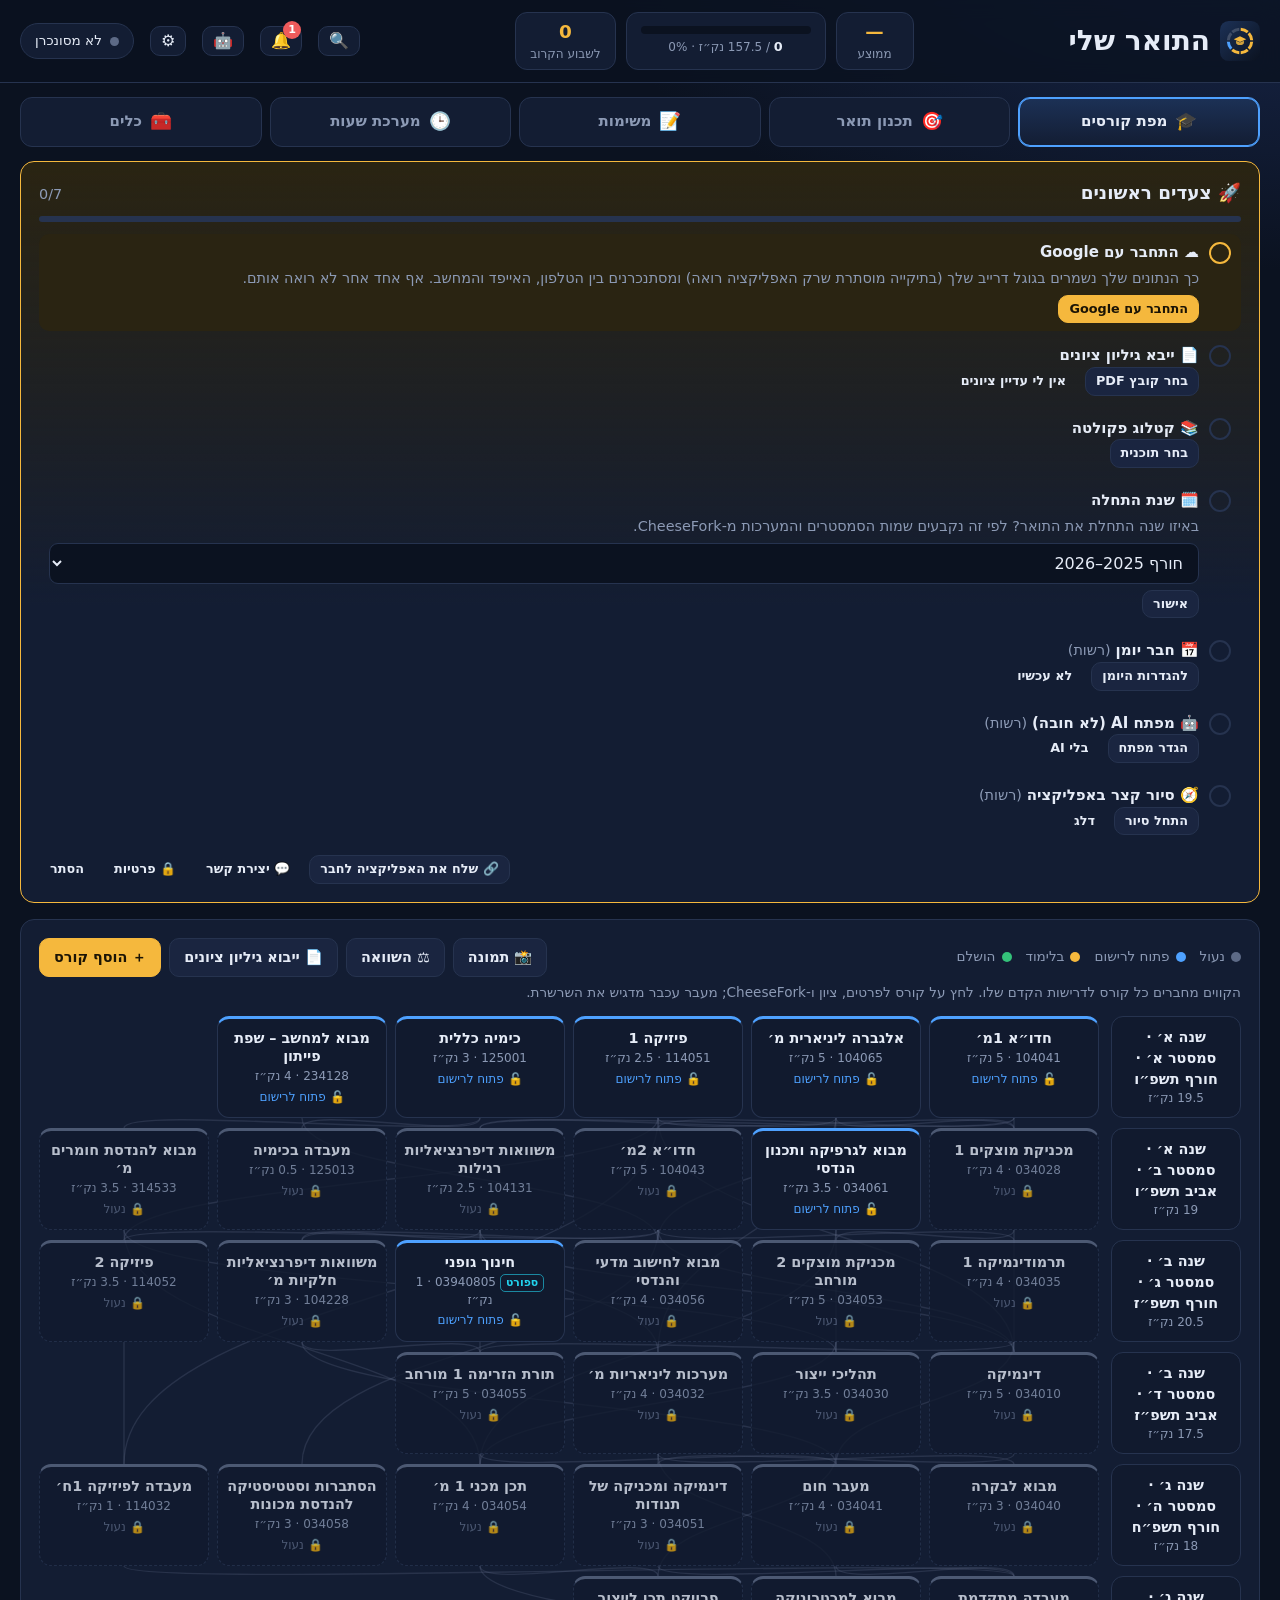
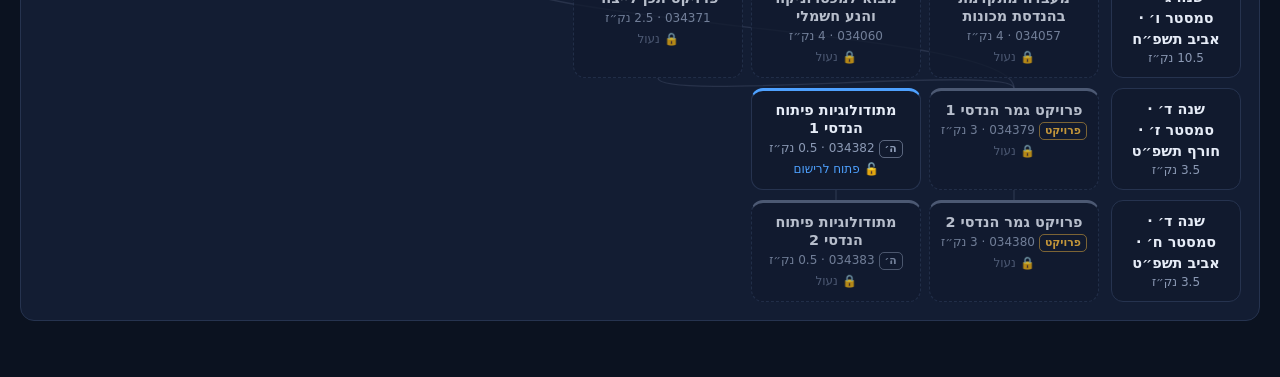
<file: index.html>
<!doctype html>
<html lang="he" dir="rtl">
<head>
  <meta charset="utf-8">
  <meta name="viewport" content="width=device-width, initial-scale=1, viewport-fit=cover">
  <title>התואר שלי</title>
  <meta http-equiv="Content-Security-Policy" content="default-src 'self'; script-src 'self' https://cdn.jsdelivr.net; style-src 'self' 'unsafe-inline' https://cdn.jsdelivr.net https://fonts.googleapis.com https://idofangbentov.uk https://cdnjs.cloudflare.com; font-src 'self' data: https://cdn.jsdelivr.net https://fonts.gstatic.com https://idofangbentov.uk https://cdnjs.cloudflare.com; img-src 'self' data: blob: https://www.google.com https://*.gstatic.com https://*.googleusercontent.com https://idofangbentov.uk https://nucleargandhi.github.io; connect-src 'self' https://api.anthropic.com https://*.googleapis.com https://accounts.google.com https://sap.cheesefork.cf https://idofangbentov.uk https://cdn.jsdelivr.net; worker-src 'self' blob:; object-src 'none'; base-uri 'self'; form-action 'self'">
  <meta name="theme-color" content="#0b1220">
  <meta name="apple-mobile-web-app-capable" content="yes">
  <meta name="mobile-web-app-capable" content="yes">
  <meta name="apple-mobile-web-app-status-bar-style" content="black-translucent">
  <meta name="apple-mobile-web-app-title" content="התואר שלי">
  <link rel="manifest" href="manifest.webmanifest">
  <link rel="icon" href="icons/icon.svg" type="image/svg+xml">
  <link rel="apple-touch-icon" href="icons/icon-180.png">
  <script src="prefs.js?v=42"></script>
  <link rel="stylesheet" href="styles.css?v=42">
  <link rel="stylesheet" href="extras.css?v=42">
  <link rel="stylesheet" href="tools.css?v=42">
</head>
<body>
  <header class="topbar">
    <div class="brand">
      <img src="icons/icon.svg" alt="" width="34" height="34">
      <span>התואר שלי</span>
    </div>
    <div class="stats" id="stats"></div>
    <button class="sync-btn" id="syncBtn" type="button" title="סנכרון עם Google">
      <span class="ico" aria-hidden="true">☁️</span><span class="dot"></span><span class="label">לא מסונכרן</span>
    </button>
  </header>

  <nav class="tabs" id="tabs">
    <button data-view="map"><span>🎓</span>מפת קורסים</button>
    <button data-view="planner"><span>🎯</span>תכנון תואר</button>
    <button data-view="tasks"><span>📝</span>משימות</button>
    <button data-view="timetable"><span>🕒</span>מערכת שעות</button>
    <button data-view="tools"><span>🧰</span>כלים</button>
  </nav>

  <main id="view"></main>

  <dialog id="modal">
    <form method="dialog" id="modalForm"></form>
  </dialog>

  <div class="toast" id="toast" role="status"></div>
  <input type="file" id="importFile" hidden>
  <input type="file" id="gradeFile" hidden>

  <script src="data.js?v=42"></script>
  <script src="store.js?v=42"></script>
  <script src="catalog.js?v=42"></script>
  <script src="app.js?v=42"></script>
  <script src="google.js?v=42"></script>
  <script src="ics.js?v=42"></script>
  <script src="grades.js?v=42"></script>
  <script src="cheesefork.js?v=42"></script>
  <script src="planner.js?v=42"></script>
  <script src="wishlist.js?v=42"></script>
  <script src="stats.js?v=42"></script>
  <script src="cv.js?v=42"></script>
  <script src="extras.js?v=42"></script>
  <script src="advisor.js?v=42"></script>
  <script src="tools.js?v=42"></script>
  <script src="notes.js?v=42"></script>
  <script src="formula.js?v=42"></script>
  <script src="formula-sample.js?v=42"></script>
  <script src="plans.js?v=42"></script>
  <script src="welcome.js?v=42"></script>
  <script src="tour.js?v=42"></script>
  <script src="radar.js?v=42"></script>
  <script src="i18n.js?v=42"></script>
</body>
</html>
</file>
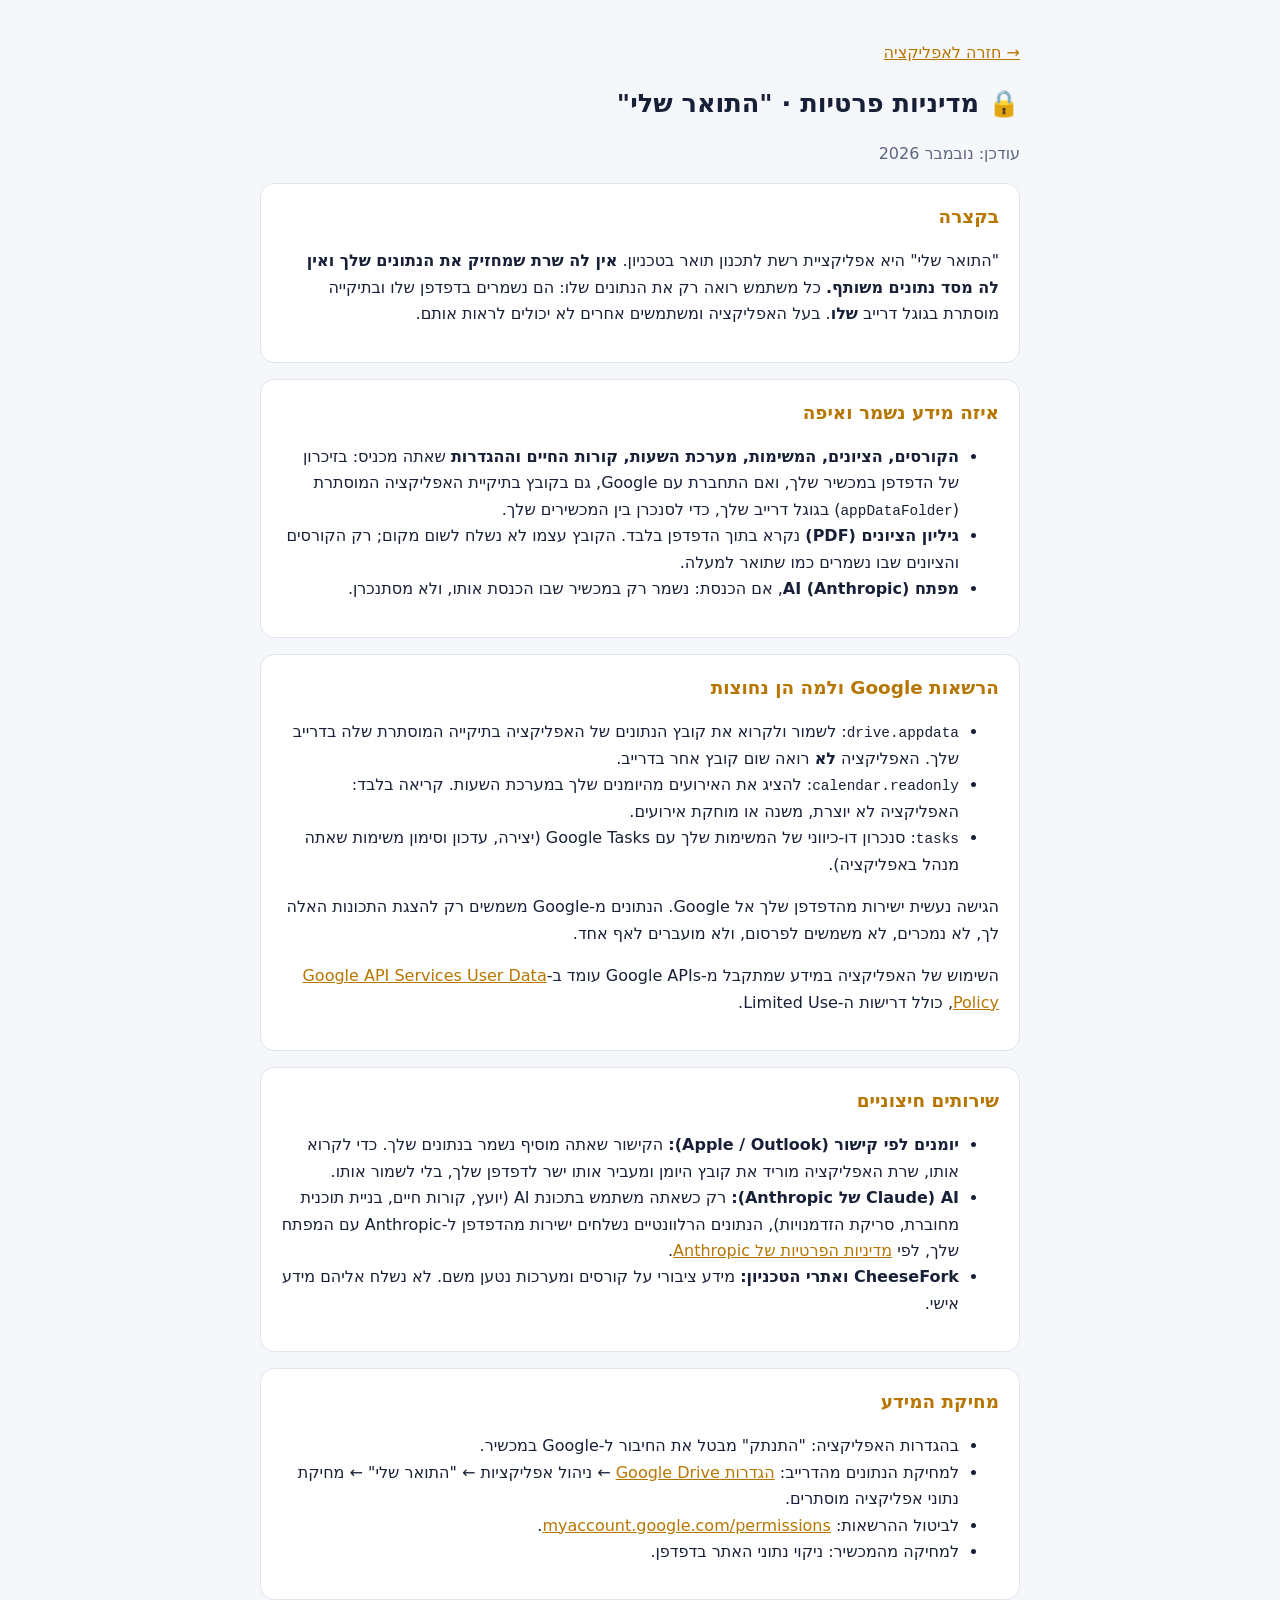
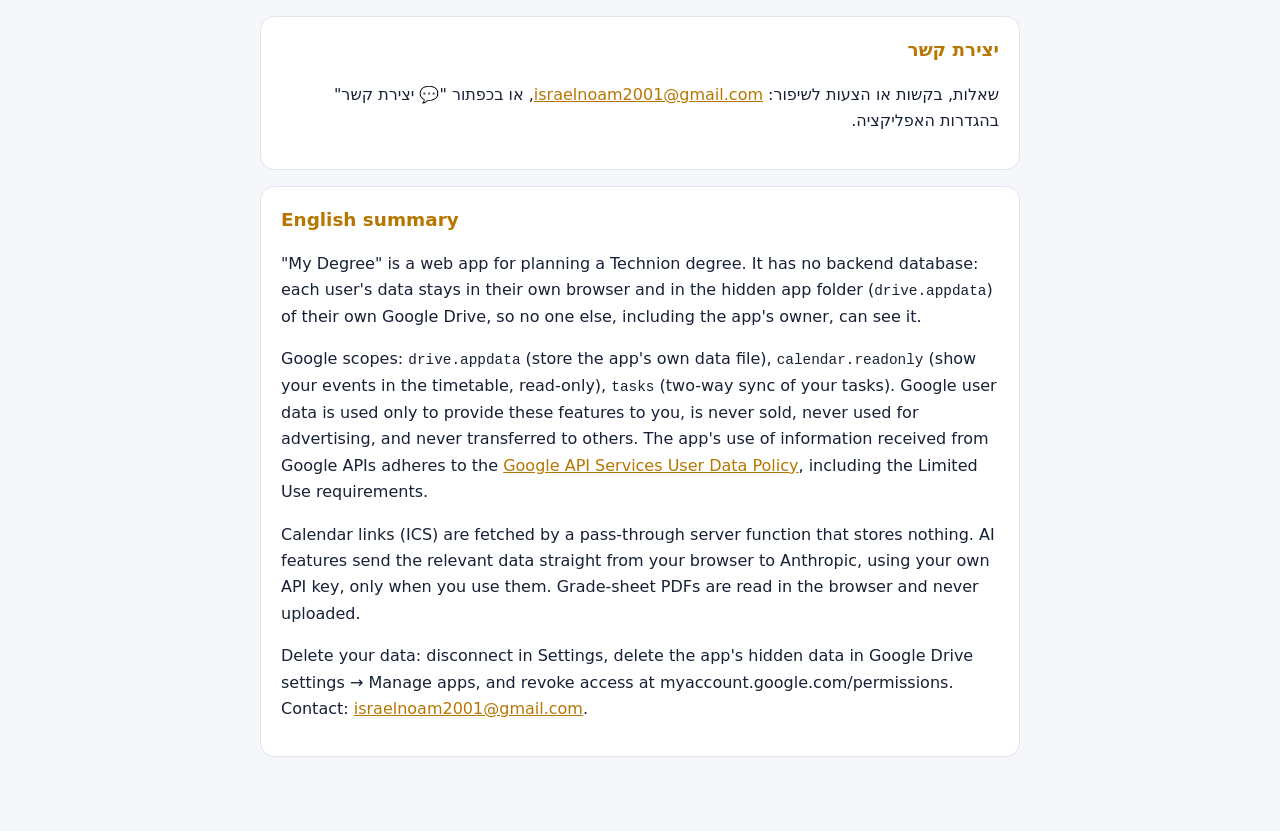
<file: privacy.html>
<!DOCTYPE html>
<html lang="he" dir="rtl">
<head>
<meta charset="utf-8">
<meta name="viewport" content="width=device-width, initial-scale=1">
<title>התואר שלי · מדיניות פרטיות</title>
<style>
  :root { --bg: #0b1220; --panel: #121b2e; --text: #e8edf7; --muted: #9aa7bd; --accent: #f5b83d; --line: #24314d; }
  @media (prefers-color-scheme: light) { :root { --bg: #f6f7fb; --panel: #fff; --text: #172036; --muted: #5b6780; --accent: #b77600; --line: #dfe4ee; } }
  body { margin: 0; background: var(--bg); color: var(--text); font: 16px/1.65 system-ui, -apple-system, "Segoe UI", Arial, sans-serif; }
  main { max-width: 760px; margin: 0 auto; padding: 24px 16px 60px; }
  section { background: var(--panel); border: 1px solid var(--line); border-radius: 14px; padding: 18px 20px; margin: 16px 0; }
  h1 { font-size: 1.6rem; margin: 8px 0 0; } h2 { font-size: 1.15rem; color: var(--accent); margin: 0 0 8px; }
  p, li { color: var(--text); } .muted { color: var(--muted); } a { color: var(--accent); }
  code { direction: ltr; unicode-bidi: embed; font-size: .9em; }
  [lang="en"] { direction: ltr; text-align: left; }
</style>
</head>
<body>
<main>
  <p><a href="./">→ חזרה לאפליקציה</a></p>
  <h1>🔒 מדיניות פרטיות · "התואר שלי"</h1>
  <p class="muted">עודכן: נובמבר 2026</p>

  <section>
    <h2>בקצרה</h2>
    <p>"התואר שלי" היא אפליקציית רשת לתכנון תואר בטכניון. <b>אין לה שרת שמחזיק את הנתונים שלך ואין לה מסד נתונים משותף.</b> כל משתמש רואה רק את הנתונים שלו: הם נשמרים בדפדפן שלו ובתיקייה מוסתרת בגוגל דרייב <b>שלו</b>. בעל האפליקציה ומשתמשים אחרים לא יכולים לראות אותם.</p>
  </section>

  <section>
    <h2>איזה מידע נשמר ואיפה</h2>
    <ul>
      <li><b>הקורסים, הציונים, המשימות, מערכת השעות, קורות החיים וההגדרות</b> שאתה מכניס: בזיכרון של הדפדפן במכשיר שלך, ואם התחברת עם Google, גם בקובץ בתיקיית האפליקציה המוסתרת (<code>appDataFolder</code>) בגוגל דרייב שלך, כדי לסנכרן בין המכשירים שלך.</li>
      <li><b>גיליון הציונים (PDF)</b> נקרא בתוך הדפדפן בלבד. הקובץ עצמו לא נשלח לשום מקום; רק הקורסים והציונים שבו נשמרים כמו שתואר למעלה.</li>
      <li><b>מפתח AI (Anthropic)</b>, אם הכנסת: נשמר רק במכשיר שבו הכנסת אותו, ולא מסתנכרן.</li>
    </ul>
  </section>

  <section>
    <h2>הרשאות Google ולמה הן נחוצות</h2>
    <ul>
      <li><code>drive.appdata</code>: לשמור ולקרוא את קובץ הנתונים של האפליקציה בתיקייה המוסתרת שלה בדרייב שלך. האפליקציה <b>לא</b> רואה שום קובץ אחר בדרייב.</li>
      <li><code>calendar.readonly</code>: להציג את האירועים מהיומנים שלך במערכת השעות. קריאה בלבד: האפליקציה לא יוצרת, משנה או מוחקת אירועים.</li>
      <li><code>tasks</code>: סנכרון דו-כיווני של המשימות שלך עם Google Tasks (יצירה, עדכון וסימון משימות שאתה מנהל באפליקציה).</li>
    </ul>
    <p>הגישה נעשית ישירות מהדפדפן שלך אל Google. הנתונים מ-Google משמשים רק להצגת התכונות האלה לך, לא נמכרים, לא משמשים לפרסום, ולא מועברים לאף אחד.</p>
    <p>השימוש של האפליקציה במידע שמתקבל מ-Google APIs עומד ב-<a href="https://developers.google.com/terms/api-services-user-data-policy" target="_blank" rel="noopener">Google API Services User Data Policy</a>, כולל דרישות ה-Limited Use.</p>
  </section>

  <section>
    <h2>שירותים חיצוניים</h2>
    <ul>
      <li><b>יומנים לפי קישור (Apple / Outlook):</b> הקישור שאתה מוסיף נשמר בנתונים שלך. כדי לקרוא אותו, שרת האפליקציה מוריד את קובץ היומן ומעביר אותו ישר לדפדפן שלך, בלי לשמור אותו.</li>
      <li><b>AI (Claude של Anthropic):</b> רק כשאתה משתמש בתכונת AI (יועץ, קורות חיים, בניית תוכנית מחוברת, סריקת הזדמנויות), הנתונים הרלוונטיים נשלחים ישירות מהדפדפן ל-Anthropic עם המפתח שלך, לפי <a href="https://www.anthropic.com/legal/privacy" target="_blank" rel="noopener">מדיניות הפרטיות של Anthropic</a>.</li>
      <li><b>CheeseFork ואתרי הטכניון:</b> מידע ציבורי על קורסים ומערכות נטען משם. לא נשלח אליהם מידע אישי.</li>
    </ul>
  </section>

  <section>
    <h2>מחיקת המידע</h2>
    <ul>
      <li>בהגדרות האפליקציה: "התנתק" מבטל את החיבור ל-Google במכשיר.</li>
      <li>למחיקת הנתונים מהדרייב: <a href="https://drive.google.com/drive/settings" target="_blank" rel="noopener">הגדרות Google Drive</a> ← ניהול אפליקציות ← "התואר שלי" ← מחיקת נתוני אפליקציה מוסתרים.</li>
      <li>לביטול ההרשאות: <a href="https://myaccount.google.com/permissions" target="_blank" rel="noopener">myaccount.google.com/permissions</a>.</li>
      <li>למחיקה מהמכשיר: ניקוי נתוני האתר בדפדפן.</li>
    </ul>
  </section>

  <section>
    <h2>יצירת קשר</h2>
    <p>שאלות, בקשות או הצעות לשיפור: <a href="mailto:israelnoam2001@gmail.com" dir="ltr">israelnoam2001@gmail.com</a>, או בכפתור "💬 יצירת קשר" בהגדרות האפליקציה.</p>
  </section>

  <section lang="en">
    <h2>English summary</h2>
    <p>"My Degree" is a web app for planning a Technion degree. It has no backend database: each user's data stays in their own browser and in the hidden app folder (<code>drive.appdata</code>) of their own Google Drive, so no one else, including the app's owner, can see it.</p>
    <p>Google scopes: <code>drive.appdata</code> (store the app's own data file), <code>calendar.readonly</code> (show your events in the timetable, read-only), <code>tasks</code> (two-way sync of your tasks). Google user data is used only to provide these features to you, is never sold, never used for advertising, and never transferred to others. The app's use of information received from Google APIs adheres to the <a href="https://developers.google.com/terms/api-services-user-data-policy" target="_blank" rel="noopener">Google API Services User Data Policy</a>, including the Limited Use requirements.</p>
    <p>Calendar links (ICS) are fetched by a pass-through server function that stores nothing. AI features send the relevant data straight from your browser to Anthropic, using your own API key, only when you use them. Grade-sheet PDFs are read in the browser and never uploaded.</p>
    <p>Delete your data: disconnect in Settings, delete the app's hidden data in Google Drive settings → Manage apps, and revoke access at myaccount.google.com/permissions. Contact: <a href="mailto:israelnoam2001@gmail.com">israelnoam2001@gmail.com</a>.</p>
  </section>
</main>
</body>
</html>
</file>
<file: styles.css>
:root {
  --bg: #0b1220;
  --bg-2: #111a2e;
  --panel: #131d33;
  --panel-2: #1a2540;
  --line: #26334f;
  --text: #e6ecf7;
  --muted: #8c9ab5;
  --accent: #f5b83d;
  --accent-ink: #1b1405;
  --blue: #4ea1ff;
  --green: #34c27a;
  --red: #ef5b5b;
  --orange: #f59e42;
  --locked: #5d6a86;
  --glow: #1a2a52;
  --header-bg: rgba(11, 18, 32, .8);
  --nav-bg: rgba(11, 18, 32, .95);
  --tab-active: #1c3156;
  --accent-soft: #2a2412;
  --green-soft: #10261d;
  --purple: #c084fc;
  --purple-soft: #1f1730;
  --hour-line: #1d2842;
  --slot-l: 22%; --slot-border-l: 42%; --slot-edge-l: 60%;
  --slot-sub: #c8d2e6;
  --plan-bar: #3b4a6b;
  --pq-line: #5d6a86;
  --backdrop: rgba(3, 7, 15, .65);
  --shadow: rgba(0, 0, 0, .5);
  --shadow-soft: rgba(0, 0, 0, .35);
  --radius: 14px;
  --safe-b: env(safe-area-inset-bottom, 0px);
  color-scheme: dark;
}
/* Light theme (⚙️ הגדרות ← מראה). prefs.js sets data-theme before the page draws. */
:root[data-theme="light"] {
  --bg: #f3f6fb;
  --bg-2: #eef2f8;
  --panel: #ffffff;
  --panel-2: #f1f4f9;
  --line: #d7deea;
  --text: #152033;
  --muted: #5b6880;
  --accent: #d99208;
  --accent-ink: #1b1405;
  --blue: #1f6fd6;
  --green: #17915a;
  --red: #d63c3c;
  --orange: #cf7012;
  --locked: #8a96ad;
  --glow: #dce8ff;
  --header-bg: rgba(255, 255, 255, .86);
  --nav-bg: rgba(255, 255, 255, .96);
  --tab-active: #e3edff;
  --accent-soft: #fff4dc;
  --green-soft: #e3f5ea;
  --purple: #8b5cf6;
  --purple-soft: #f1ebff;
  --hour-line: #e6ebf3;
  --slot-l: 92%; --slot-border-l: 72%; --slot-edge-l: 48%;
  --slot-sub: #46526b;
  --plan-bar: #c5d0e2;
  --pq-line: #9aa6bd;
  --backdrop: rgba(20, 30, 50, .35);
  --shadow: rgba(20, 30, 50, .18);
  --shadow-soft: rgba(20, 30, 50, .12);
  color-scheme: light;
}

* { box-sizing: border-box; }
html { -webkit-text-size-adjust: 100%; }
body {
  margin: 0;
  background: radial-gradient(1200px 600px at 100% -10%, var(--glow) 0%, transparent 60%), var(--bg);
  background-attachment: fixed;
  color: var(--text);
  font: 15px/1.45 system-ui, -apple-system, "Segoe UI", "Rubik", "Heebo", Arial, sans-serif;
  min-height: 100vh;
  padding-top: env(safe-area-inset-top, 0px);
}
button, input, select, textarea { font: inherit; color: inherit; }
a { color: var(--blue); }
h2 { font-size: 1.15rem; margin: 0; }
h3 { font-size: 1rem; margin: 18px 0 8px; }
h3:first-child { margin-top: 0; }
code { background: var(--bg); padding: 2px 6px; border-radius: 6px; font-size: .85em; word-break: break-all; }
.muted { color: var(--muted); font-size: .9rem; }
.hint { color: var(--muted); font-size: .85rem; margin: 6px 0 14px; }
.warn { color: var(--orange); font-size: .9rem; }
.warn-box { border: 1px solid var(--orange); background: color-mix(in srgb, var(--orange) 10%, var(--panel)); border-radius: 12px; padding: 4px 14px 12px; margin: 12px 0; }
.warn-box p { margin: 8px 0; }
.empty { color: var(--muted); text-align: center; padding: 30px 0; }
.row { display: flex; gap: 8px; align-items: center; }
.row.wrap { flex-wrap: wrap; }
.spacer { flex: 1; }

/* ---------- top bar ---------- */
.topbar {
  display: flex; align-items: center; gap: 16px;
  padding: 12px 20px;
  border-bottom: 1px solid var(--line);
  background: var(--header-bg);
  backdrop-filter: blur(10px);
  position: sticky; top: 0; z-index: 20;
}
.brand { display: flex; align-items: center; gap: 10px; font-weight: 800; font-size: 1.1rem; white-space: nowrap; }
.stats { display: flex; gap: 10px; flex: 1; justify-content: center; min-width: 0; }
.stat {
  background: var(--panel); border: 1px solid var(--line); border-radius: 12px;
  padding: 6px 14px; display: flex; flex-direction: column; align-items: center; min-width: 78px;
}
.stat b { font-size: 1.15rem; color: var(--accent); }
.stat small { color: var(--muted); font-size: .75rem; }
.stat.progress { min-width: 200px; justify-content: center; gap: 4px; }
.stat.progress small b { font-size: .8rem; color: var(--text); }
.bar { width: 100%; height: 8px; background: var(--bg); border-radius: 99px; overflow: hidden; }
.bar i { display: block; height: 100%; background: linear-gradient(90deg, var(--accent), #ffd479); border-radius: 99px; transition: width .4s; }

.sync-btn {
  display: flex; align-items: center; gap: 8px; white-space: nowrap;
  background: var(--panel); border: 1px solid var(--line); border-radius: 99px;
  padding: 7px 14px; cursor: pointer; font-size: .85rem;
}
.sync-btn:hover { border-color: var(--blue); }
.sync-btn .ico { display: none; }
.dot { width: 9px; height: 9px; border-radius: 50%; background: var(--locked); flex: none; }
[data-state="ok"] .dot { background: var(--green); box-shadow: 0 0 8px var(--green); }
[data-state="syncing"] .dot { background: var(--blue); animation: pulse 1s infinite; }
[data-state="needs-auth"] .dot, [data-state="offline"] .dot { background: var(--orange); }
[data-state="error"] .dot { background: var(--red); }
@keyframes pulse { 50% { opacity: .3; } }

/* ---------- tabs ---------- */
.tabs {
  display: flex; gap: 8px; padding: 14px 20px 0; max-width: 1400px; margin: 0 auto;
}
.tabs button {
  flex: 1; display: flex; align-items: center; justify-content: center; gap: 8px;
  background: var(--panel); border: 1px solid var(--line); border-radius: 12px;
  padding: 11px 8px; cursor: pointer; color: var(--muted); font-weight: 600;
  transition: .15s;
}
.tabs button span { font-size: 1.1rem; }
.tabs button:hover { color: var(--text); }
.tabs button.active { color: var(--text); border-color: var(--blue); background: linear-gradient(180deg, var(--tab-active), var(--panel)); box-shadow: 0 0 0 1px var(--blue) inset; }

main { max-width: 1400px; margin: 0 auto; padding: 14px 20px 40px; }

.panel {
  background: var(--panel); border: 1px solid var(--line); border-radius: var(--radius);
  padding: 18px; margin-bottom: 16px;
}
.panel.narrow { max-width: 760px; margin-inline: auto; }
.panel > h2 { margin-bottom: 10px; }
.toolbar { display: flex; align-items: center; justify-content: space-between; gap: 12px; flex-wrap: wrap; }

.btn {
  background: var(--panel-2); border: 1px solid var(--line); border-radius: 10px;
  padding: 8px 14px; cursor: pointer; font-weight: 600; font-size: .9rem; white-space: nowrap;
  display: inline-flex; align-items: center; gap: 6px;
}
.btn:hover { border-color: var(--muted); }
.btn.primary { background: var(--accent); color: var(--accent-ink); border-color: var(--accent); }
.btn.primary:hover { filter: brightness(1.08); }
.btn.danger { color: var(--red); }
.btn.big { padding: 12px 22px; font-size: 1rem; }
.btn[disabled] { opacity: .5; cursor: default; }
.connect-card { display: flex; align-items: center; justify-content: space-between; gap: 16px; flex-wrap: wrap;
  border-color: var(--accent); background: linear-gradient(135deg, var(--accent-soft), var(--panel) 60%); }
.connect-card h2 { margin-bottom: 4px; }
.connect-card p { margin: 0; max-width: 640px; }
.gbar { display: flex; align-items: center; justify-content: space-between; gap: 10px; flex-wrap: wrap;
  background: var(--bg-2); border: 1px solid var(--line); border-radius: 10px; padding: 8px 12px; margin: 12px 0; font-size: .9rem;
  /* Pinned right under the sticky header, so the two move as one unit while scrolling. */
  position: sticky; top: var(--topbar-h, 60px); z-index: 15; box-shadow: 0 6px 14px var(--shadow-soft); }
.gbar.ok b { color: var(--green); }
.gbar.bad b { color: var(--orange); }
.import-list { display: flex; flex-direction: column; gap: 4px; max-height: 45dvh; overflow-y: auto; margin: 10px 0; }
.import-row { display: flex; justify-content: space-between; align-items: center; gap: 10px;
  background: var(--bg-2); border: 1px solid var(--line); border-radius: 8px; padding: 6px 10px; }
.import-grade { font-weight: 800; color: var(--green); font-size: 1.05rem; white-space: nowrap; }
.btn.danger:hover { border-color: var(--red); }

/* ---------- curriculum map ---------- */
.legend { display: flex; gap: 14px; flex-wrap: wrap; font-size: .85rem; color: var(--muted); }
.lg { display: flex; align-items: center; gap: 6px; }
.lg i { width: 10px; height: 10px; border-radius: 50%; background: var(--c); }
.lg.locked { --c: var(--locked); } .lg.open { --c: var(--blue); } .lg.active { --c: var(--accent); } .lg.done { --c: var(--green); }

.semesters { display: flex; flex-direction: column; gap: 10px; }
.sem-row { display: grid; grid-template-columns: 130px 1fr; gap: 12px; align-items: stretch; }
.sem-label {
  background: var(--bg-2); border: 1px solid var(--line); border-radius: 12px;
  display: flex; flex-direction: column; justify-content: center; align-items: center; text-align: center; padding: 10px;
}
.sem-label b { font-size: .9rem; }
.sem-label small { color: var(--muted); font-size: .75rem; }
.sem-courses { display: grid; grid-template-columns: repeat(auto-fill, minmax(170px, 1fr)); gap: 8px; }
.empty-sem { color: var(--muted); font-size: .85rem; padding: 14px; border: 1px dashed var(--line); border-radius: 12px; text-align: center; }

.course {
  --c: var(--locked);
  text-align: center; cursor: pointer;
  background: var(--bg-2); border: 1px solid var(--line); border-top: 3px solid var(--c);
  border-radius: 12px; padding: 10px 8px;
  display: flex; flex-direction: column; gap: 3px; align-items: center;
  transition: transform .12s, opacity .15s, box-shadow .15s;
}
.course:hover { transform: translateY(-2px); }
.course.open { --c: var(--blue); }
.course.active { --c: var(--accent); background: var(--accent-soft); }
.course.done, .course.exempt { --c: var(--green); background: var(--green-soft); }
.course.locked { opacity: .78; border-style: dashed; border-top-style: solid; }
.c-name { font-weight: 700; font-size: .9rem; line-height: 1.25; }
.c-meta { color: var(--muted); font-size: .75rem; }
.c-status { font-size: .75rem; color: var(--c); display: flex; gap: 6px; align-items: center; }
.grade { background: var(--green); color: #06180f; font-weight: 800; border-radius: 6px; padding: 0 6px; }

.semesters.focusing .course { opacity: .3; }
.semesters.focusing .course.hl-self { opacity: 1; box-shadow: 0 0 0 2px var(--text); }
.semesters.focusing .course.hl-pre { opacity: 1; box-shadow: 0 0 0 2px var(--orange); }
.semesters.focusing .course.hl-post { opacity: 1; box-shadow: 0 0 0 2px var(--blue); }

/* ---------- tasks ---------- */
.filters { display: flex; gap: 8px; flex-wrap: wrap; margin: 14px 0; }
.filters select, .seg.small { flex: 0 1 auto; }
.task-list { list-style: none; margin: 0; padding: 0; display: flex; flex-direction: column; gap: 6px; }
.task {
  display: flex; align-items: center; gap: 12px;
  background: var(--bg-2); border: 1px solid var(--line); border-inline-start: 4px solid var(--blue);
  border-radius: 10px; padding: 10px 12px; cursor: pointer;
}
.task:hover { border-color: var(--muted); }
.task.soon { border-inline-start-color: var(--orange); }
.task.overdue { border-inline-start-color: var(--red); }
.task.done { opacity: .5; border-inline-start-color: var(--green); }
.task.done .t-title { text-decoration: line-through; }
.t-check { width: 20px; height: 20px; accent-color: var(--green); flex: none; cursor: pointer; }
.t-body { flex: 1; min-width: 0; }
.t-title { font-weight: 600; overflow-wrap: anywhere; }
.t-meta { color: var(--muted); font-size: .8rem; display: flex; gap: 10px; flex-wrap: wrap; }
.t-rel { font-size: .78rem; color: var(--muted); white-space: nowrap; }
.task.soon .t-rel { color: var(--orange); }
.task.overdue .t-rel { color: var(--red); font-weight: 700; }
.task-list.compact .task { padding: 8px 10px; gap: 8px; }
.task-list.compact .t-rel { display: none; }

/* ---------- timetable ---------- */
.today-strip { display: flex; gap: 6px; flex-wrap: wrap; align-items: center; margin: 12px 0; font-size: .9rem; }
.tt-modes { flex: 0 0 auto; }
.tt-modes button { padding-inline: 12px; }
.tt-nav { flex-wrap: nowrap; gap: 6px; }
.tt-scroll { overflow-x: auto; margin-top: 12px; border-radius: 10px; }
.tt { display: grid; grid-template-columns: 52px repeat(var(--days), minmax(var(--colmin, 110px), 1fr)); min-width: calc(52px + var(--days) * var(--colmin, 110px)); }
.tt-head { height: 42px; display: flex; flex-direction: column; align-items: center; justify-content: center; font-weight: 700; font-size: .85rem; border-bottom: 1px solid var(--line); line-height: 1.2; }
.tt-head small { font-weight: 400; color: var(--muted); font-size: .72rem; }
.tt-allday { display: flex; flex-direction: column; gap: 2px; padding: 0 2px; overflow: hidden; }
.allday {
  height: 22px; border: 0; border-radius: 5px; padding: 0 6px; font-size: .72rem; cursor: pointer; text-align: start;
  white-space: nowrap; overflow: hidden; text-overflow: ellipsis; color: var(--text);
  background: color-mix(in srgb, var(--ev) 35%, var(--bg));
}
.tt-col.today .tt-head { color: var(--accent); }
.tt-body { position: relative; }
.tt-col .tt-body { border-inline-start: 1px solid var(--line); cursor: copy; }
.tt-hour { height: 52px; border-bottom: 1px solid var(--hour-line); position: relative; }
.tt-times .tt-hour span { position: absolute; top: -8px; inset-inline-end: 6px; font-size: .7rem; color: var(--muted); }
.tt-times .tt-hour:first-child span { top: 2px; }
.slot {
  position: absolute; inset-inline-start: 3px; width: calc(100% - 6px); border-radius: 8px; padding: 4px 6px; overflow: hidden; cursor: pointer;
  background: hsl(var(--h) 45% var(--slot-l)); border: 1px solid hsl(var(--h) 55% var(--slot-border-l)); border-inline-start: 4px solid hsl(var(--h) 70% var(--slot-edge-l));
  display: flex; flex-direction: column; text-align: start; gap: 1px;
}
.slot b { font-size: .78rem; line-height: 1.2; }
.slot small { font-size: .68rem; color: var(--slot-sub); }
.slot.event {
  background: color-mix(in srgb, var(--ev) 28%, var(--bg));
  border: 1px solid color-mix(in srgb, var(--ev) 60%, var(--bg));
  border-inline-start: 4px solid var(--ev);
}
.ev-dot { display: inline-block; width: 10px; height: 10px; border-radius: 50%; background: var(--ev); vertical-align: middle; flex: none; }
.ev-desc { white-space: pre-wrap; color: var(--muted); font-size: .9rem; max-height: 200px; overflow: auto; }
.cal-picks { display: flex; flex-direction: column; gap: 4px; }
.cal-picks label.check { margin: 0; padding: 6px 0; gap: 10px; }
.cat-picks, .list-map { display: flex; flex-direction: column; gap: 6px; margin-bottom: 12px; }
.cat-pick { flex-direction: row; align-items: center; gap: 10px; margin: 0; padding: 8px 10px; color: var(--text);
  background: var(--bg-2); border: 1px solid var(--line); border-radius: 10px; cursor: pointer; }
.cat-pick input { width: auto; }
.cat-info { display: flex; flex-direction: column; min-width: 0; }
.cat-info small { color: var(--muted); white-space: nowrap; overflow: hidden; text-overflow: ellipsis; }
.ev-dot.big { width: 16px; height: 16px; }
.badge { font-size: .72rem; font-weight: 600; color: var(--green); margin-inline-start: 6px; }
.list-row { display: flex; align-items: center; justify-content: space-between; gap: 10px; flex-wrap: wrap;
  background: var(--bg-2); border: 1px solid var(--line); border-radius: 10px; padding: 8px 10px; }
.list-row select { width: auto; max-width: 60%; padding: 6px 10px; font-size: .9rem; }
.btn.on { border-color: var(--blue); }
a.btn { text-decoration: none; color: var(--text); }

/* ---------- settings ---------- */
.sync-status {
  display: flex; align-items: center; gap: 10px; flex-wrap: wrap;
  background: var(--bg-2); border: 1px solid var(--line); border-radius: 10px; padding: 10px 14px; margin: 12px 0;
}
.sync-status small { color: var(--muted); }
details { margin-top: 14px; }
summary { cursor: pointer; color: var(--blue); font-weight: 600; }
.howto { padding-inline-start: 20px; display: flex; flex-direction: column; gap: 6px; font-size: .92rem; }
.file-btn { cursor: pointer; }

/* ---------- forms / modal ---------- */
label { display: flex; flex-direction: column; gap: 4px; font-size: .85rem; color: var(--muted); margin-bottom: 10px; }
label.check { flex-direction: row; align-items: center; gap: 8px; color: var(--text); }
input, select, textarea {
  background: var(--bg); border: 1px solid var(--line); border-radius: 9px; padding: 9px 11px;
  font-size: 16px; /* prevents iOS zoom */
  color: var(--text); width: 100%;
}
input:focus, select:focus, textarea:focus { outline: none; border-color: var(--blue); }
input[readonly] { opacity: .6; }
input[type=checkbox] { width: auto; }
.filters select { width: auto; padding: 6px 10px; font-size: .9rem; }
.grid2 { display: grid; grid-template-columns: 1fr 1fr; gap: 0 12px; }
.grid2 .full { grid-column: 1 / -1; }
.field { margin-bottom: 12px; }
.field-label { display: block; font-size: .85rem; color: var(--muted); margin-bottom: 6px; }

.seg { display: flex; background: var(--bg); border: 1px solid var(--line); border-radius: 10px; padding: 3px; gap: 3px; }
.seg-opt { margin: 0; flex: 1; }
.seg-opt input { display: none; }
.seg-opt span, .seg button {
  display: block; text-align: center; padding: 7px 10px; border-radius: 8px; cursor: pointer; color: var(--muted); font-weight: 600; font-size: .88rem;
}
.seg button { background: none; border: 0; }
.seg-opt input:checked + span, .seg button.on { background: var(--panel-2); color: var(--text); box-shadow: 0 0 0 1px var(--blue) inset; }

.chips { display: flex; flex-wrap: wrap; gap: 6px; margin-bottom: 8px; }
.chip {
  display: inline-flex; align-items: center; gap: 6px; background: var(--panel-2); border: 1px solid var(--line);
  border-radius: 99px; padding: 3px 10px; font-size: .82rem;
}
.chip.ok { border-color: var(--green); }
.chip.ghost { background: none; }
.chip button { background: none; border: 0; cursor: pointer; color: var(--muted); padding: 0; font-size: 1rem; line-height: 1; }

dialog {
  background: var(--panel); color: var(--text); border: 1px solid var(--line); border-radius: 18px;
  padding: 0; width: min(560px, calc(100vw - 24px)); max-height: calc(100dvh - 32px);
  box-shadow: 0 20px 60px var(--shadow);
}
dialog::backdrop { background: var(--backdrop); backdrop-filter: blur(3px); }
dialog form { padding: 20px; overflow-y: auto; max-height: calc(100dvh - 34px); }
dialog h2 { margin-bottom: 14px; }
.actions { display: flex; gap: 8px; align-items: center; margin-top: 16px; flex-wrap: wrap; }

.toast {
  position: fixed; bottom: calc(24px + var(--safe-b)); left: 50%; transform: translate(-50%, 20px);
  background: var(--panel-2); border: 1px solid var(--line); padding: 10px 18px; border-radius: 99px;
  opacity: 0; transition: .25s; pointer-events: none; z-index: 100;
}
.toast.show { opacity: 1; transform: translate(-50%, 0); }

/* ---------- responsive ---------- */
@media (max-width: 1100px) {
  .hide-sm { display: none; }
}

@media (max-width: 760px) {
  /* Two compact rows: logo, buttons and sync icon; then the stats. */
  .topbar { padding: 6px 12px; gap: 6px; flex-wrap: wrap; }
  .brand img { width: 28px; height: 28px; }
  .brand span { display: none; }
  .stats { order: 3; flex-basis: 100%; justify-content: stretch; gap: 6px; }
  .stat { flex: 1; min-width: 0; padding: 3px 6px; border-radius: 10px; }
  .stat b { font-size: 1rem; line-height: 1.2; }
  .stat small { font-size: .68rem; white-space: nowrap; overflow: hidden; text-overflow: ellipsis; max-width: 100%; }
  .stat.progress { flex: 2.4; min-width: 0; gap: 2px; }
  .bar { height: 6px; }
  .hbtn { padding: 6px 8px; }
  /* Sync shrinks to a cloud with a status dot; the label stays in the title and aria-label. */
  .sync-btn { margin-inline-start: auto; position: relative; padding: 6px 9px; }
  .sync-btn .label { display: none; }
  .sync-btn .ico { display: inline; font-size: 1rem; line-height: 1; }
  .sync-btn .dot { position: absolute; bottom: 3px; inset-inline-end: 4px; width: 8px; height: 8px; border: 1.5px solid var(--panel); }

  /* bottom navigation on phones */
  .tabs {
    position: fixed; bottom: 0; left: 0; right: 0; z-index: 30;
    padding: 6px 6px calc(6px + var(--safe-b)); gap: 2px;
    background: var(--nav-bg); backdrop-filter: blur(10px); border-top: 1px solid var(--line);
  }
  .tabs button { flex-direction: column; gap: 1px; font-size: .68rem; padding: 6px 2px; border: 0; background: none; }
  .tabs button.active { background: var(--panel-2); box-shadow: none; }
  main { padding: 12px 16px calc(90px + var(--safe-b)); }
  .toast { bottom: calc(84px + var(--safe-b)); }

  .panel { padding: 14px; }
  .sem-row { grid-template-columns: 1fr; gap: 6px; }
  .sem-label { flex-direction: row; justify-content: space-between; padding: 8px 12px; }
  .sem-courses { grid-template-columns: repeat(2, minmax(0, 1fr)); }
  .grid2 { grid-template-columns: 1fr; }

}

/* ---------- prerequisite lines ---------- */
.semesters { position: relative; }
.pq-lines { position: absolute; inset: 0; pointer-events: none; overflow: visible; z-index: 0; }
.sem-row { position: relative; z-index: 1; }
.pq-lines .ln { fill: none; stroke: var(--pq-line); stroke-width: 1.4; opacity: .28; }
.pq-lines .ln.met { stroke: var(--green); opacity: .3; }
.pq-lines .ln.hl { stroke: var(--orange); opacity: .95; stroke-width: 2.2; }
.semesters.focusing .pq-lines .ln:not(.hl) { opacity: .06; }
.course.binary { --c: var(--purple); background: var(--purple-soft); }
.lbadge { display: inline-block; font-size: .68rem; font-weight: 700; padding: 0 5px; border-radius: 5px; margin-inline-end: 4px;
  color: var(--lc); border: 1px solid color-mix(in srgb, var(--lc) 60%, transparent); }

/* ---------- planner ---------- */
.req-grid { display: grid; grid-template-columns: repeat(auto-fill, minmax(240px, 1fr)); gap: 10px; margin-top: 14px; }
.req { background: var(--bg-2); border: 1px solid var(--line); border-radius: 12px; padding: 10px 12px; }
.req.ok { border-color: var(--green); }
.req-top { display: flex; justify-content: space-between; gap: 8px; align-items: baseline; font-size: .9rem; flex-wrap: wrap; }
.req-top small { color: var(--muted); }
.req-bar { height: 8px; background: var(--bg); border-radius: 99px; overflow: hidden; display: flex; margin-top: 8px; }
.req-bar i { display: block; height: 100%; }
.req-bar .d { background: var(--green); }
.req-bar .n { background: repeating-linear-gradient(45deg, var(--accent), var(--accent) 4px, #b8892c 4px, #b8892c 8px); }
.req-bar .p { background: var(--plan-bar); }
.rules { display: flex; flex-wrap: wrap; gap: 4px; margin-top: 8px; }
.rule { font-size: .72rem; padding: 2px 7px; border-radius: 99px; border: 1px solid var(--line); }
.rule.ok { border-color: var(--green); color: var(--green); }
.rule.plan { border-color: var(--accent); color: var(--accent); }
.rule.miss { border-color: var(--red); color: var(--red); }

.pcols { display: grid; grid-auto-flow: column; grid-auto-columns: minmax(200px, 1fr); gap: 10px; overflow-x: auto; padding-bottom: 6px; }
.pcol { background: var(--bg-2); border: 1px solid var(--line); border-radius: 12px; padding: 10px; display: flex; flex-direction: column; gap: 6px; min-width: 0; }
.pcol.now { border-color: var(--accent); box-shadow: 0 0 0 1px var(--accent) inset; }
.pcol.past { opacity: .85; }
.pcol-head { display: flex; flex-direction: column; gap: 2px; }
.pcol-head small { color: var(--muted); font-size: .75rem; }
.load { font-size: .75rem; font-weight: 700; align-self: flex-start; padding: 1px 8px; border-radius: 99px; background: var(--bg); }
.load.mid { color: var(--accent); } .load.heavy { color: var(--red); } .load.light { color: var(--green); }
.pcol-list { display: flex; flex-direction: column; gap: 5px; flex: 1; }
.pchip { text-align: start; background: var(--panel); border: 1px solid var(--line); border-inline-start: 3px solid var(--c, var(--locked));
  border-radius: 8px; padding: 6px 8px; cursor: pointer; display: flex; flex-direction: column; gap: 2px; }
.pchip.open { --c: var(--blue); } .pchip.active { --c: var(--accent); } .pchip.done, .pchip.exempt { --c: var(--green); } .pchip.binary { --c: var(--purple); }
.pc-name { font-size: .82rem; font-weight: 600; line-height: 1.25; }
.pc-meta { font-size: .72rem; color: var(--muted); display: flex; align-items: center; gap: 4px; }
.pchip .rec { color: var(--orange); font-size: .68rem; }
.grade.bin { background: var(--purple); color: var(--purple-soft); }
.btn.small { padding: 5px 10px; font-size: .8rem; }

.cat-tools { display: flex; flex-direction: column; gap: 10px; margin-bottom: 12px; }
.cat-tools .seg { flex-wrap: wrap; }
.cat-list { display: flex; flex-direction: column; gap: 6px; max-height: 70dvh; overflow-y: auto; }
.cat-item { display: flex; align-items: center; justify-content: space-between; gap: 10px; background: var(--bg-2); border: 1px solid var(--line); border-radius: 10px; padding: 8px 12px; }
.cat-item.planned { border-color: var(--green); }
.ci-main { display: flex; flex-direction: column; min-width: 0; }
.ok-t { color: var(--green); } .bad-t { color: var(--orange); }

.opps { display: grid; grid-template-columns: repeat(auto-fill, minmax(300px, 1fr)); gap: 12px; }
.opp { background: var(--bg-2); border: 1px solid var(--line); border-radius: 12px; padding: 14px; }
.opp h3 { margin: 0 0 6px; }
.opp p { margin: 0 0 8px; font-size: .9rem; }
.elig { font-size: .85rem; padding: 6px 10px; border-radius: 8px; background: var(--bg); margin-bottom: 8px; color: var(--orange); }
.elig.ok { color: var(--green); }
.link-row { display: flex; flex-wrap: wrap; gap: 6px; margin: 10px 0; }

.res-groups { display: grid; grid-template-columns: repeat(auto-fill, minmax(180px, 1fr)); gap: 0 12px; }
.bin-year { background: var(--bg-2); border: 1px solid var(--line); border-radius: 12px; padding: 10px 12px; margin-bottom: 10px; }
.bin-list { display: flex; flex-direction: column; gap: 5px; }
.bin-row { display: flex; align-items: center; justify-content: space-between; gap: 10px; flex-wrap: wrap; background: var(--panel); border-radius: 8px; padding: 6px 10px; font-size: .88rem; }
.rights li { font-size: .9rem; }

/* ---------- course card extras ---------- */
.seg.wrap { flex-wrap: wrap; }
.seg.wrap .seg-opt { flex: 1 1 auto; }
.grid3 { display: grid; grid-template-columns: repeat(3, 1fr); gap: 0 10px; }
.calc { margin: 8px 0; }
.calc-out { font-weight: 700; color: var(--accent); margin: 4px 0 0; }
.cf-box { background: var(--bg-2); border: 1px solid var(--line); border-radius: 12px; padding: 10px 12px; margin: 10px 0; }
.cf-head { display: flex; justify-content: space-between; gap: 8px; flex-wrap: wrap; margin-bottom: 8px; }
.cf-exams { display: flex; flex-wrap: wrap; gap: 6px; align-items: center; margin-bottom: 8px; }
.pq-line { font-size: .85rem; line-height: 1.9; }
.pq { background: var(--panel); border: 1px solid var(--line); border-radius: 6px; padding: 1px 6px; white-space: nowrap; }
.pq.ok { border-color: var(--green); color: var(--green); }
.pq small { color: var(--muted); font-size: .75em; }
.pq.ok small { color: inherit; opacity: .75; }
.pq.unknown { border-style: dashed; color: inherit; text-decoration: none; }
.pq.unknown:hover { border-color: var(--blue); }
.cf-syl { font-size: .85rem; color: var(--muted); }
.cf-groups { display: flex; flex-direction: column; gap: 6px; margin-top: 6px; }
.cf-group { display: flex; justify-content: space-between; align-items: center; gap: 8px; font-size: .82rem; background: var(--panel); border-radius: 8px; padding: 6px 8px; }
.cf-note { font-size: .8rem; }

@media (max-width: 760px) {
  .grid3 { grid-template-columns: 1fr 1fr 1fr; }
  .pcols { grid-auto-columns: 78%; }
  .tabs button { font-size: .62rem; }
}

/* ---------- performance centre ---------- */
#stats { cursor: pointer; }
.perf-tabs { display: inline-flex; margin: 12px 0 16px; }
.kpis { display: grid; grid-template-columns: repeat(auto-fit, minmax(150px, 1fr)); gap: 10px; margin-bottom: 14px; }
.kpi { background: var(--bg-2); border: 1px solid var(--line); border-radius: 12px; padding: 12px 14px; display: flex; flex-direction: column; gap: 2px; min-width: 0; }
.kpi small { color: var(--muted); font-size: .8rem; }
.kpi b { font-size: 1.7rem; color: var(--text); line-height: 1.2; }
.kpi b em { font-style: normal; font-size: 1rem; color: var(--muted); font-weight: 600; }
.kpi span { color: var(--muted); font-size: .78rem; }
.perf-card { background: var(--bg-2); border: 1px solid var(--line); border-radius: 12px; padding: 14px 16px; margin-bottom: 14px; min-width: 0; }
.perf-card.honors { border-color: color-mix(in srgb, var(--accent) 55%, var(--line)); }
.perf-head { display: flex; justify-content: space-between; align-items: baseline; gap: 10px; flex-wrap: wrap; margin-bottom: 10px; }
.perf-head h3 { margin: 0; }
.perf-grid { display: grid; grid-template-columns: 1fr 1fr; gap: 14px; }
.perf-grid .perf-card { margin-bottom: 0; }
.perf-grid + .perf-card, .perf-grid { margin-bottom: 14px; }
.pill { font-size: .75rem; border: 1px solid var(--line); border-radius: 99px; padding: 2px 10px; color: var(--muted); white-space: nowrap; }
.honor-grid { display: grid; grid-template-columns: 1fr 1fr; gap: 16px; }
.honor-grid h4 { margin: 0 0 8px; font-size: .9rem; color: var(--muted); }
.honor-row { display: grid; grid-template-columns: 1fr auto auto; gap: 10px; align-items: center; padding: 6px 0; border-bottom: 1px solid var(--line); font-size: .88rem; }
.honor-row b.president { color: var(--accent); } .honor-row b.dean { color: var(--blue); } .honor-row b.none { color: var(--muted); font-weight: 500; }
.good { color: var(--green); } .bad { color: var(--red); }
.donut-wrap { display: flex; align-items: center; gap: 18px; flex-wrap: wrap; justify-content: center; }
.donut { width: 170px; height: 170px; flex: none; }
.donut circle[data-tip] { cursor: pointer; }
.donut-big { fill: var(--text); font-size: 26px; font-weight: 800; }
.donut-sub { fill: var(--muted); font-size: 12px; }
.donut-legend { list-style: none; margin: 0; padding: 0; display: flex; flex-direction: column; gap: 8px; min-width: 170px; }
.donut-legend li { display: flex; align-items: center; gap: 8px; font-size: .88rem; }
.donut-legend i { width: 10px; height: 10px; border-radius: 50%; flex: none; }
.donut-legend b { margin-inline-start: auto; }
.chart { width: 100%; max-width: 760px; height: auto; display: block; margin: 0 auto; }
.chart .grid { stroke: var(--line); stroke-width: 1; }
.chart .tick { fill: var(--muted); font-size: 11px; }
.chart .ref { stroke: var(--muted); stroke-width: 1; stroke-dasharray: 4 4; opacity: .7; }
.chart .ref-label { fill: var(--muted); font-size: 11px; text-anchor: start; }
.chart .bar-fill { fill: var(--blue); }
.chart g[data-tip]:hover .bar-fill { fill: color-mix(in srgb, var(--blue) 80%, white); }
.chart .bar-val { fill: var(--text); font-size: 12px; font-weight: 700; }
.chart .cum-line { fill: none; stroke: var(--accent); stroke-width: 2; }
.chart .cum-dot { fill: var(--accent); stroke: var(--bg-2); stroke-width: 2; cursor: pointer; }
.legend-row { display: flex; gap: 16px; justify-content: center; font-size: .82rem; color: var(--muted); margin-top: 6px; }
.legend-row .sw { display: inline-block; width: 14px; height: 10px; border-radius: 3px; margin-inline-end: 6px; vertical-align: middle; }
.legend-row .sw.bar { background: var(--blue); } .legend-row .sw.line { background: var(--accent); height: 2px; }
.grade-bars { display: flex; flex-direction: column; gap: 6px; }
.gb-row { display: grid; grid-template-columns: minmax(120px, 34%) 1fr 36px; gap: 10px; align-items: center; font-size: .85rem; }
.gb-name { overflow: hidden; text-overflow: ellipsis; white-space: nowrap; }
.gb-track { height: 10px; background: var(--bg); border-radius: 99px; overflow: hidden; }
.gb-track i { display: block; height: 100%; background: var(--blue); border-radius: 99px; }
.gb-val { text-align: end; }
.target-out { font-size: 1.05rem; margin: 6px 0; min-height: 1.4em; }
.chart-tip { position: fixed; z-index: 200; pointer-events: none; background: var(--panel-2); border: 1px solid var(--line); color: var(--text);
  border-radius: 8px; padding: 6px 10px; font-size: .8rem; max-width: 280px; opacity: 0; transition: opacity .1s; box-shadow: 0 6px 20px var(--shadow); }
.chart-tip.show { opacity: 1; }
@media (max-width: 760px) {
  .kpis { grid-template-columns: 1fr 1fr; }
  .perf-grid, .honor-grid { grid-template-columns: 1fr; }
  .kpi b { font-size: 1.4rem; }
}
/* ---------- open tasks: header bullet + today/overdue buckets ---------- */
.tasks-stat { cursor: pointer; }
.tasks-stat small em { font-style: normal; }
.tasks-stat small em.late, .tasks-stat.has-late b { color: var(--red); }
.bucket-title { display: flex; align-items: center; gap: 8px; margin: 16px 0 8px; font-size: .95rem; }
.bucket-title .count { font-size: .75rem; background: var(--panel-2); border: 1px solid var(--line); border-radius: 99px; padding: 0 8px; color: var(--muted); }
.bucket-title.overdue { color: var(--red); }
.bucket-title.today { color: var(--accent); }
h4.bucket-title { margin: 10px 0 6px; font-size: .85rem; }
.open-head { display: flex; align-items: center; justify-content: space-between; }
.link-btn { background: none; border: 0; color: var(--blue); cursor: pointer; font-weight: 700; padding: 0; }
@media (max-width: 760px) { .tasks-stat { flex: 1; } }
/* ---------- CV generator ---------- */
.cv-layout { display: grid; grid-template-columns: minmax(0, 1fr) minmax(0, 1.05fr); gap: 16px; align-items: start; }
.cv-editor { min-width: 0; }
.cv-block { background: var(--bg-2); border: 1px solid var(--line); border-radius: 12px; padding: 10px 14px; margin-bottom: 10px; }
.cv-block > summary { font-weight: 700; color: var(--text); margin-bottom: 4px; }
.cv-block .count { font-size: .75rem; color: var(--muted); border: 1px solid var(--line); border-radius: 99px; padding: 0 7px; margin-inline-start: 6px; }
.cv-entry { border-top: 1px dashed var(--line); padding-top: 10px; margin-top: 10px; }
.btn.small { padding: 4px 10px; font-size: .8rem; }
.cv-preview-wrap { position: sticky; top: 84px; min-width: 0; }
.cv-preview-head { display: flex; justify-content: space-between; align-items: center; gap: 8px; margin-bottom: 8px; }
.cv-preview { background: #e9edf3; border-radius: 12px; padding: 14px; max-height: calc(100dvh - 160px); overflow: auto; }
.cv-targets { display: flex; gap: 8px; flex-wrap: wrap; margin-bottom: 14px; }
.cv-target { background: var(--bg-2); border: 1px solid var(--line); border-radius: 10px; padding: 8px 12px; cursor: pointer; display: flex; flex-direction: column; text-align: start; min-width: 140px; }
.cv-target small { color: var(--muted); }
.cv-target.on { border-color: var(--blue); box-shadow: 0 0 0 1px var(--blue) inset; }
.cv-target.add { color: var(--blue); justify-content: center; border-style: dashed; }
.cv-analysis { background: var(--bg-2); border: 1px solid var(--line); border-radius: 12px; padding: 10px 14px; margin-top: 12px; }
.cv-analysis h3 { margin: 0 0 8px; }
.chip.miss { border-color: var(--orange); color: var(--orange); }
.cv-notes { padding-inline-start: 18px; margin: 6px 0 0; font-size: .9rem; display: flex; flex-direction: column; gap: 4px; }
.narrow-block { max-width: 640px; }
.cv-tip { font-size: .82rem; color: var(--muted); margin: 2px 0 8px; line-height: 1.45; }
.cv-checks { background: var(--bg-2); border: 1px solid var(--line); border-inline-start: 4px solid var(--green); border-radius: 10px; padding: 8px 12px; margin: 0 0 10px; font-size: .88rem; }
.cv-checks.has-warn { border-inline-start-color: var(--orange); }
.cv-checks.has-bad { border-inline-start-color: var(--red); }
.cv-checks > summary { cursor: pointer; }
.cv-checks ul { list-style: none; padding: 0; margin: 8px 0 0; display: flex; flex-direction: column; gap: 4px; }
.cv-checks .ck-bad { color: var(--red); }
.cv-checks .ck-warn { color: var(--orange); }
.cv-checks .ck-ok { color: var(--green); }
.cv-checks .cv-pages { color: var(--muted); font-weight: 400; }
.cv-checks .cv-pages.over { color: var(--orange); }
.cv-editor > .cv-checks { margin-top: 12px; }
.cv-apply { margin-top: 10px; }
.cv-tips { display: grid; grid-template-columns: repeat(auto-fill, minmax(300px, 1fr)); gap: 12px; }
.cv-tipcard { background: var(--bg-2); border: 1px solid var(--line); border-radius: 12px; padding: 12px 16px; line-height: 1.55; }
.cv-tipcard h3 { margin: 0 0 8px; }
.cv-tipcard ol, .cv-tipcard ul { padding-inline-start: 20px; margin: 0 0 8px; display: flex; flex-direction: column; gap: 4px; }
.cv-tipcard p { margin: 0 0 8px; }

/* the CV page itself: light paper, single column, ATS-friendly */
.cv-page { background: #fff; color: #1d2433; width: 100%; max-width: 794px; margin: 0 auto; padding: 36px 40px; border-radius: 4px;
  font: 13.5px/1.45 Arial, "Segoe UI", sans-serif; box-shadow: 0 2px 12px rgba(0,0,0,.15); }
.cv-page h1 { font-size: 26px; margin: 0; color: #0f172a; }
.cv-page .cv-label { font-size: 15px; color: #334155; margin-top: 2px; }
.cv-page .cv-contacts { display: flex; flex-wrap: wrap; gap: 6px; font-size: 12.5px; color: #475569; margin-top: 6px; }
.cv-page .cv-contacts i { font-style: normal; color: #cbd5e1; }
.cv-page .cvs { margin-top: 14px; }
.cv-page .cvs h2 { font-size: 13.5px; text-transform: uppercase; letter-spacing: .06em; color: #0f172a; border-bottom: 1.5px solid #0f172a; padding-bottom: 3px; margin: 0 0 8px; }
.cv-page .cvs p { margin: 0; }
.cv-page .cv-item { margin-bottom: 9px; break-inside: avoid; }
.cv-page .cv-row { display: flex; justify-content: space-between; gap: 12px; }
.cv-page .cv-meta { color: #475569; white-space: nowrap; font-size: 12.5px; }
.cv-page .cv-sub { color: #334155; }
.cv-page ul { margin: 3px 0 0; padding-inline-start: 18px; }
.cv-page li { margin: 1px 0; }
.cv-page .cv-skill { margin-bottom: 3px; }
.cv-page.t-classic .cvh { text-align: center; }
.cv-page.t-classic .cv-contacts { justify-content: center; }
/* "clean": header aligned to the start, lighter rules; still black text only (ATS) */
.cv-page.t-modern .cvh { text-align: start; }
.cv-page.t-modern .cvs h2 { text-transform: none; letter-spacing: 0; font-size: 14.5px; border-bottom: 1px solid #94a3b8; }
.cv-page.t-compact { font-size: 12px; padding: 26px 30px; }
.cv-page.t-compact h1 { font-size: 21px; }
.cv-page.t-compact .cvs { margin-top: 9px; }
.cv-page.t-compact .cv-item { margin-bottom: 5px; }

#cvPrintRoot { display: none; }
@media print {
  @page { size: A4; margin: 12mm; }
  body.printing-cv { background: #fff !important; padding: 0; }
  body.printing-cv > *:not(#cvPrintRoot) { display: none !important; }
  body.printing-cv #cvPrintRoot { display: block; }
  body.printing-cv .cv-page { box-shadow: none; padding: 0; max-width: none; border-radius: 0; }
}
@media (max-width: 1100px) {
  .cv-layout { grid-template-columns: 1fr; }
  .cv-preview-wrap { position: static; }
}
@media (max-width: 760px) {
  .cv-page { padding: 20px 18px; font-size: 12.5px; }
  .cv-page .cv-row { flex-direction: column; gap: 0; }
}
/* toast with an "undo" button */
.toast.has-undo { pointer-events: auto; }
.toast-undo { margin-inline-start: 8px; border: 0; background: transparent; color: var(--accent, #4ea1ff); font: inherit; font-weight: 700; cursor: pointer; padding: 0 4px; }

/* ---------- install guide ---------- */
.install-top { display: flex; gap: 18px; align-items: center; flex-wrap: wrap; margin: 10px 0 14px; }
.qr-box { display: flex; flex-direction: column; align-items: center; gap: 6px; }
.qr { width: 150px; height: 150px; background: #fff; border-radius: 10px; padding: 6px; display: grid; place-items: center; }
.qr svg { width: 100%; height: 100%; }
.install-link { flex: 1; min-width: 220px; }
.install-link p { margin: 0 0 6px; }
.app-url { display: block; margin-bottom: 10px; font-size: .95rem; }
.install-step { background: var(--bg-2); border: 1px solid var(--line); border-radius: 10px; padding: 8px 14px; margin-bottom: 8px; }
.install-step summary { color: var(--text); font-weight: 700; }
/* performance opens from the stats block, settings from a header icon */
#stats { border-radius: 14px; transition: box-shadow .15s; }
#stats:hover .stat:not(.tasks-stat) { border-color: var(--blue); }
#stats.active .stat:not(.tasks-stat) { border-color: var(--blue); box-shadow: 0 0 0 1px var(--blue) inset; }
.hbtn.active { border-color: var(--blue); box-shadow: 0 0 0 1px var(--blue) inset; }
</file>
<file: extras.css>
/* Styles for extras.js: header buttons, palette, comparator, generator, exam calendar, notifications, FAQ, print. */
.hbtn {
  position: relative; background: var(--panel); border: 1px solid var(--line); color: var(--text);
  border-radius: 10px; padding: 6px 10px; font-size: 1rem; cursor: pointer; line-height: 1;
}
.hbtn:hover { border-color: var(--blue); }
.hbtn .badge {
  position: absolute; top: -6px; inset-inline-start: -6px; min-width: 18px; height: 18px; padding: 0 4px;
  border-radius: 99px; background: var(--red); color: #fff; font: 700 .7rem/18px system-ui; text-align: center; font-style: normal;
}
.hbtn .badge[hidden] { display: none; }

dialog.wide { width: min(860px, calc(100vw - 24px)); }
.tbl-wrap { overflow-x: auto; }
.grow { flex: 1; min-width: 0; }

/* command palette */
#xPalette { width: min(560px, calc(100vw - 24px)); margin-top: 12vh; padding: 0; }
#xpInput { width: 100%; border: 0; border-bottom: 1px solid var(--line); background: transparent; color: var(--text); padding: 14px 16px; font-size: 1.05rem; outline: none; }
#xpList { max-height: 50vh; overflow-y: auto; }
.xp-item { display: flex; gap: 10px; align-items: center; padding: 9px 16px; cursor: pointer; }
.xp-item small { margin-inline-start: auto; }
.xp-item.on, .xp-item:hover { background: var(--panel-2); }

/* semester manager */
.sem-mgr { display: grid; gap: 4px; }
.sem-mgr-row { display: flex; gap: 12px; align-items: center; padding: 6px 10px; background: var(--panel-2); border-radius: 10px; }
.sem-mgr-row span:last-child { margin-inline-start: auto; }
.sem-mgr-row.summer { border: 1px dashed var(--orange); }

/* comparator */
.cmp-pick { display: grid; grid-template-columns: repeat(auto-fit, minmax(180px, 1fr)); gap: 8px; margin-bottom: 12px; }
.cmp-slot { position: relative; min-width: 0; }
.cmp-q { display: flex; align-items: center; gap: 6px; }
.cmp-q input { flex: 1; min-width: 0; }
.cmp-q input::placeholder { color: var(--text); opacity: .75; }
.cmp-q .link-btn { font-size: 1.2rem; padding: 0 4px; }
.cmp-results { margin-top: 4px; max-height: 260px; overflow-y: auto;
  background: var(--bg-2); border: 1px solid var(--line); border-radius: 10px; padding: 4px; }
.cmp-results[hidden] { display: none; }
.cmp-results p { margin: 6px 8px; }
.cmp-gh { font-size: .75rem; color: var(--muted); padding: 6px 8px 2px; }
.cmp-opt { display: block; width: 100%; text-align: start; background: none; border: 0; border-radius: 8px; padding: 7px 8px; cursor: pointer; }
.cmp-opt:hover, .cmp-opt:focus { background: var(--panel-2); outline: none; }
table.cmp { width: 100%; border-collapse: collapse; font-size: .9rem; }
table.cmp th { text-align: start; color: var(--muted); font-weight: 600; width: 96px; white-space: nowrap; }
table.cmp th, table.cmp td { padding: 7px 8px; border-bottom: 1px solid var(--line); vertical-align: top; }
.cmp-notes { margin-top: 12px; }
.cmp-notes p { margin: 4px 0; }

/* exam calendar */
.exam-list { display: grid; gap: 0; }
.exam-row { display: flex; gap: 12px; align-items: center; padding: 8px 12px; background: var(--panel-2); border-radius: 10px; }
.exam-row.past { opacity: .5; }
.gap { text-align: center; font-size: .78rem; padding: 3px 0; }
.gap span { padding: 1px 10px; border-radius: 99px; border: 1px solid currentColor; }
.gap.tight { color: var(--red); } .gap.mid { color: var(--orange); } .gap.ok { color: var(--green); }

/* timetable generator */
.gen-results { display: grid; grid-template-columns: repeat(auto-fill, minmax(260px, 1fr)); gap: 10px; }
.gen-card { background: var(--panel-2); border-radius: 12px; padding: 10px; display: grid; gap: 8px; }
.mini-tt { display: grid; grid-template-columns: repeat(5, 1fr); gap: 3px; }
.mt-day small { display: block; text-align: center; color: var(--muted); font-size: .7rem; }
.mt-col { position: relative; height: 110px; background: var(--bg); border-radius: 6px; }
.mt-col i { position: absolute; inset-inline: 2px; border-radius: 4px; background: hsl(var(--h) 60% 45%); }

/* notifications */
.notif-sec { margin-bottom: 14px; }
.notif-row { display: flex; gap: 10px; align-items: center; padding: 7px 10px; background: var(--panel-2); border-radius: 10px; margin-bottom: 4px; }
.notif-row[data-task] { cursor: pointer; }
.notif-row.late { border-inline-start: 3px solid var(--red); }

/* FAQ */
.faq details { background: var(--panel-2); border-radius: 10px; padding: 9px 12px; margin-bottom: 6px; }
.faq summary { cursor: pointer; font-weight: 600; }
.faq p { margin: 8px 0 0; color: var(--muted); }

@media print {
  .topbar, .tabs, .toast, dialog, .no-print, .toolbar .seg, .btn { display: none !important; }
  body { background: #fff !important; color: #000 !important; }
  .panel { background: #fff !important; border-color: #bbb !important; color: #000 !important; box-shadow: none !important; }
  .pchip, .pcol { background: #fff !important; color: #000 !important; border-color: #999 !important; }
  .pcols { overflow: visible !important; grid-auto-flow: row !important; grid-template-columns: repeat(3, 1fr) !important; }
}

/* catalog: per-course details (loaded on open) */
.ci-details { margin-top: 4px; }
.ci-details summary { cursor: pointer; font-size: .82rem; color: var(--blue); width: fit-content; }
.ci-body { margin-top: 8px; padding: 8px 10px; background: var(--panel); border-radius: 8px; font-size: .88rem; }
.ci-facts { display: grid; grid-template-columns: max-content 1fr; gap: 4px 12px; margin: 0 0 8px; }
.ci-facts dt { color: var(--muted); }
.ci-facts dd { margin: 0; }
.ci-syl { margin: 0 0 8px; line-height: 1.55; white-space: pre-line; max-height: 220px; overflow-y: auto; }

/* task modal: Google Tasks / Calendar */
.g-links { display: grid; gap: 6px; margin: 10px 0 4px; }
.g-link { display: flex; align-items: center; justify-content: space-between; gap: 10px; flex-wrap: wrap;
  background: var(--bg-2); border: 1px solid var(--line); border-radius: 10px; padding: 7px 10px; font-size: .88rem; }
.g-link [hidden] { display: none; }

/* AI degree advisor */
#xAdvisorDlg { width: min(760px, calc(100vw - 24px)); height: min(720px, calc(100dvh - 40px)); padding: 16px; display: none; flex-direction: column; gap: 10px; }
#xAdvisorDlg[open] { display: flex; }
.adv-head { display: flex; align-items: center; gap: 8px; }
.adv-head h2 { margin: 0; }
.adv-log { flex: 1; overflow-y: auto; display: flex; flex-direction: column; gap: 8px; padding: 4px; }
.adv-msg { max-width: 88%; padding: 9px 13px; border-radius: 14px; line-height: 1.55; overflow-wrap: anywhere; }
.adv-msg.user { align-self: flex-start; background: var(--tab-active); border: 1px solid var(--blue); }
.adv-msg.assistant { align-self: flex-end; background: var(--panel-2); border: 1px solid var(--line); }
.adv-li { display: block; padding-inline-start: 14px; position: relative; }
.adv-li::before { content: '•'; position: absolute; inset-inline-start: 2px; color: var(--accent); }
.adv-intro .chips { margin-top: 10px; }
.adv-intro .chip { cursor: pointer; }
.adv-form { display: flex; gap: 8px; align-items: flex-end; }
.adv-form textarea { flex: 1; resize: none; }
.adv-note { margin: 0; font-size: .78rem; }

/* guided tour */
.tour { position: fixed; inset: 0; z-index: 1000; }
.tour-spot { position: fixed; border-radius: 12px; box-shadow: 0 0 0 9999px rgba(3, 7, 15, .72); outline: 2px solid var(--accent);
  transition: top .25s, left .25s, width .25s, height .25s; pointer-events: none; }
.tour-spot.none { top: 50% !important; left: 50% !important; width: 0 !important; height: 0 !important; outline: 0; }
.tour-card { position: fixed; width: min(360px, calc(100vw - 32px)); background: var(--panel); border: 1px solid var(--accent);
  border-radius: 14px; padding: 14px 16px; box-shadow: 0 16px 40px var(--shadow); transition: top .25s, left .25s; }
.tour-card h3 { margin: 6px 0; }
.tour-card p { margin: 0 0 12px; color: var(--text); line-height: 1.55; }
.tour-prog { display: flex; align-items: center; gap: 10px; font-size: .75rem; color: var(--muted); }
.tour-prog .bar { flex: 1; height: 5px; }

@media (max-width: 760px) {
  .cmp-pick { grid-template-columns: 1fr; }
  #xAdvisorDlg { height: calc(100dvh - 24px); }
  .adv-msg { max-width: 96%; }
}
#xAdvisorDlg .adv-form { padding: 0; overflow: visible; max-height: none; }

/* weekly digest (in the bell drawer) */
.digest-sec > summary { cursor: pointer; display: flex; align-items: baseline; gap: 10px; flex-wrap: wrap; list-style: none; }
.digest-sec > summary::-webkit-details-marker { display: none; }
.digest-sec > summary h3 { margin: 0; }
.digest-sec > summary::before { content: '▸'; color: var(--muted); }
.digest-sec[open] > summary::before { content: '▾'; }
.digest { background: var(--bg-2); border: 1px solid var(--line); border-radius: 12px; padding: 10px 12px; margin-top: 8px; }
.digest h4 { margin: 12px 0 6px; font-size: .9rem; }
.digest-kpis { display: flex; gap: 8px; flex-wrap: wrap; }
.digest-kpis span { flex: 1; min-width: 110px; text-align: center; background: var(--panel); border-radius: 10px; padding: 6px; font-size: .8rem; color: var(--muted); }
.digest-kpis b { display: block; font-size: 1.2rem; color: var(--accent); }
.badge-new { font-size: .7rem; background: var(--red); color: #fff; border-radius: 99px; padding: 1px 8px; vertical-align: middle; }
.notif-row[data-course] { cursor: pointer; }

/* catalog card actions */
.ci-actions { display: flex; gap: 6px; align-items: center; flex: none; }

/* opportunity radar (planner ← הזדמנויות) */
.radar { margin-bottom: 18px; }
.radar-head { display: flex; align-items: center; justify-content: space-between; gap: 10px; flex-wrap: wrap; }
.radar-list { display: grid; grid-template-columns: repeat(auto-fill, minmax(280px, 1fr)); gap: 10px; margin-top: 10px; }
.radar-item { background: var(--bg-2); border: 1px solid var(--line); border-radius: 12px; padding: 12px 14px; }
.radar-item h3 { margin: 6px 0 4px; }
.radar-item p { margin: 4px 0; }
.ri-top { display: flex; align-items: center; justify-content: space-between; gap: 8px; }
.ri-kind { font-size: .78rem; color: var(--muted); }
.ri-meta { font-size: .82rem; color: var(--accent); }
.opps-title { margin: 6px 0 12px; }

/* wishlist (planner ← רשימת משאלות) */
.wish-head { display: flex; align-items: flex-start; justify-content: space-between; gap: 10px; flex-wrap: wrap; }
.wish-head h2 { margin-bottom: 4px; }
.wish-add { margin: 12px 0; }
.wish-add input { width: 100%; }
.wish-sum { display: flex; gap: 8px; align-items: center; flex-wrap: wrap; font-weight: 600; }
.wish-list { display: grid; grid-template-columns: repeat(auto-fill, minmax(300px, 1fr)); gap: 10px; }
.wish-item { background: var(--bg-2); border: 1px solid var(--line); border-radius: 12px; padding: 12px 14px; }
.wish-item.high { border-color: var(--accent); }
.wish-item h3 { margin: 6px 0 2px; }
.wi-top { display: flex; align-items: center; justify-content: space-between; gap: 8px; flex-wrap: wrap; }
.wi-prio { background: var(--panel); border: 1px solid var(--line); border-radius: 99px; padding: 2px 10px; font-size: .78rem; cursor: pointer; }
.wish-item.high .wi-prio { border-color: var(--accent); color: var(--accent); }
.wi-meta { font-size: .82rem; color: var(--muted); margin: 2px 0 8px; }
.btn.wish-on { color: var(--accent); border-color: var(--accent); }

/* ---------- welcome checklist ---------- */
.welcome { border: 1px solid var(--accent); background: linear-gradient(180deg, var(--accent-soft), transparent 60%), var(--panel); }
.welcome-bar { height: 6px; border-radius: 99px; background: var(--line); overflow: hidden; margin: 4px 0 12px; }
.welcome-bar i { display: block; height: 100%; background: var(--accent); transition: width .3s; }
.welcome-steps { list-style: none; margin: 0; padding: 0; display: flex; flex-direction: column; gap: 6px; }
.w-step { display: flex; gap: 10px; align-items: flex-start; padding: 8px 10px; border-radius: 10px; }
.w-step.next { background: var(--accent-soft); }
.w-step.done b, .w-step.skipped b { opacity: .6; }
.w-check { flex: none; width: 22px; height: 22px; border-radius: 50%; border: 2px solid var(--line); display: grid; place-items: center; font-size: .8rem; font-weight: 700; }
.w-step.done .w-check { background: var(--green); border-color: var(--green); color: #fff; }
.w-step.next .w-check { border-color: var(--accent); }
.w-body { flex: 1; min-width: 0; }
.w-body p { margin: 4px 0 6px; }
.w-body select { margin-top: 6px; display: block; }
.welcome-foot { margin-top: 12px; justify-content: flex-end; }
.btn.ghost { background: none; border-color: transparent; }

/* ---------- degree plans ---------- */
.plan-list { display: flex; flex-direction: column; gap: 8px; margin: 10px 0; }
.plan-card { display: flex; justify-content: space-between; align-items: center; gap: 10px; flex-wrap: wrap; padding: 10px 12px; border: 1px solid var(--line); border-radius: 10px; }
.plan-card.on { border-color: var(--accent); background: var(--accent-soft); }
.plan-sem { margin-bottom: 8px; }
.plan-sem > b { display: block; margin: 6px 0 2px; color: var(--accent); }

/* ---------- settings: grouped, collapsible sub-sections ---------- */
.grid3 { display: grid; grid-template-columns: repeat(3, 1fr); gap: 0 12px; }
@media (max-width: 640px) { .grid3 { grid-template-columns: 1fr 1fr; } }
.set-row { display: flex; flex-wrap: wrap; gap: 6px 28px; }
.set-row .field { margin: 6px 0 0; }
.set-sub { border: 1px solid var(--line); border-radius: 12px; padding: 10px 14px; margin-top: 10px; }
.set-sub > summary { color: var(--text); font-weight: 700; list-style: none; display: flex; align-items: center; gap: 6px; flex-wrap: wrap; }
.set-sub > summary::-webkit-details-marker { display: none; }
.set-sub > summary::after { content: '▾'; margin-inline-start: auto; color: var(--muted); transition: transform .2s; }
.set-sub[open] > summary::after { transform: rotate(180deg); }
.set-sub[open] > summary { margin-bottom: 8px; }
.set-sub small { font-weight: 500; }
.set-sub h2 { font-size: 1rem; }
.set-sub.open-box > b { display: block; margin-bottom: 6px; }

/* ---------- app name in the header ---------- */
/* Same font and weight as the course-card and panel titles, as tall as the logo. */
.brand { font-weight: 700; }
.brand img { width: 40px; height: 40px; }
.brand span { font: 700 1.75rem/1 system-ui, -apple-system, "Segoe UI", "Rubik", "Heebo", Arial, sans-serif; letter-spacing: 0; }
</file>
<file: tools.css>
/* ---------- 🧰 Tools tab ---------- */
.tl-group { margin: 22px 0 10px; font-size: 1rem; color: var(--muted); font-weight: 700; }
.tl-grid { display: grid; grid-template-columns: repeat(auto-fill, minmax(250px, 1fr)); gap: 10px; }
.tl-card {
  position: relative; display: flex; align-items: stretch; background: var(--panel-2);
  border: 1px solid var(--line); border-radius: 12px; overflow: hidden; text-align: start; color: var(--text);
  transition: border-color .15s, transform .15s;
}
.tl-card::before { content: ""; position: absolute; inset-inline-start: 0; top: 0; bottom: 0; width: 4px; background: var(--brand); }
.tl-card:hover { border-color: var(--brand); transform: translateY(-1px); }
.tl-card.is-hidden { opacity: .45; }
.tl-main { flex: 1; display: flex; align-items: center; gap: 12px; padding: 12px 14px; color: inherit; text-decoration: none; min-width: 0; }
.tl-text { display: flex; flex-direction: column; min-width: 0; }
.tl-text b { font-size: .98rem; }
.tl-text small { color: var(--muted); font-size: .8rem; line-height: 1.35; }
.tl-logo {
  flex: none; width: 42px; height: 42px; border-radius: 11px; display: grid; place-items: center; position: relative;
  background: color-mix(in srgb, var(--brand) 18%, var(--panel)); border: 1px solid color-mix(in srgb, var(--brand) 45%, transparent);
}
.tl-logo .tl-emoji { font-size: 1.35rem; }
.tl-logo img { position: absolute; inset: 7px; width: 28px; height: 28px; border-radius: 6px; background: #fff; padding: 2px; }
.tl-logo.has-img .tl-emoji { display: none; }
.tl-acts { display: flex; flex-direction: column; justify-content: center; gap: 2px; padding: 4px 6px; opacity: 0; transition: opacity .15s; }
.tl-card:hover .tl-acts, .tl-card:focus-within .tl-acts { opacity: 1; }
.tl-acts button { background: none; border: 0; cursor: pointer; font-size: .85rem; padding: 2px 4px; border-radius: 6px; filter: grayscale(1); opacity: .7; }
.tl-acts button:hover, .tl-acts button.on { filter: none; opacity: 1; background: var(--panel); }
@media (hover: none) { .tl-acts { opacity: 1; } }
button.tl-card { cursor: pointer; font: inherit; padding: 0; width: 100%; }
.tl-app { grid-column: span 2; }
@media (max-width: 600px) { .tl-app { grid-column: auto; } }
.tl-app { border-color: color-mix(in srgb, var(--brand) 50%, var(--line)); background: linear-gradient(135deg, color-mix(in srgb, var(--brand) 16%, var(--panel-2)), var(--panel-2)); }
.tl-app-acts { display: flex; flex-direction: column; justify-content: center; gap: 4px; padding: 6px 10px; }
.tl-app-acts .btn { white-space: nowrap; text-decoration: none; }
/* VS Code and the folder path only mean something on the PC: hidden on phones and tablets. */
@media (max-width: 600px), (hover: none) and (pointer: coarse) { .tl-app-acts { display: none; } }
.tl-badge { align-self: center; margin-inline-end: 12px; font-size: .75rem; padding: 2px 8px; border-radius: 99px; background: var(--brand); color: #fff; font-weight: 700; }
.nb-box { background: var(--panel-2); border: 1px solid var(--line); border-radius: 12px; padding: 12px 14px; display: grid; gap: 10px; }
.nb-head { justify-content: space-between; }
.nb-courses { display: flex; flex-wrap: wrap; gap: 6px; }
.nb-courses small { opacity: .7; margin-inline-start: 4px; }
.nb-alert { display: flex; gap: 10px; align-items: center; justify-content: space-between; flex-wrap: wrap; padding: 8px 12px; border-radius: 10px; background: color-mix(in srgb, var(--accent) 12%, var(--panel)); border: 1px solid color-mix(in srgb, var(--accent) 40%, var(--line)); }
.nb-map { display: grid; gap: 4px; max-height: 60vh; overflow: auto; margin: 8px 0; }
.nb-map h4 { margin: 10px 0 2px; color: var(--muted); }
.nb-map-row { display: flex; justify-content: space-between; align-items: center; gap: 10px; padding: 4px 0; border-bottom: 1px solid var(--line); }
.nb-map-row select { max-width: 55%; }
.nb-sug { font-size: .7rem; padding: 1px 6px; border-radius: 99px; background: var(--accent); color: #000; font-weight: 700; }
.nb-cat { margin: 8px 0; }
.nb-cat summary { cursor: pointer; padding: 4px 0; }
.nb-grid { display: grid; grid-template-columns: repeat(auto-fill, minmax(220px, 1fr)); gap: 8px; margin-top: 6px; }
.nb-note { display: flex; gap: 10px; align-items: center; padding: 8px; border: 1px solid var(--line); border-radius: 10px; background: var(--panel-2); color: inherit; text-decoration: none; min-width: 0; }
.nb-note:hover { border-color: var(--accent); }
.nb-note[hidden] { display: none; }
.nb-thumb { flex: none; width: 44px; height: 56px; border-radius: 6px; background: var(--panel); display: grid; place-items: center; overflow: hidden; position: relative; font-size: 1.3rem; }
.nb-thumb img { position: absolute; inset: 0; width: 100%; height: 100%; object-fit: cover; object-position: top; background: #fff; }
.nb-meta { display: flex; flex-direction: column; min-width: 0; }
.nb-meta b { font-size: .85rem; overflow: hidden; text-overflow: ellipsis; white-space: nowrap; }
.tl-courses { display: grid; gap: 8px; }
.tl-course { background: var(--panel-2); border: 1px solid var(--line); border-radius: 12px; padding: 10px 14px; }
.tl-course .link-row { margin: 6px 0 0; }
.small { font-size: .8rem; }

/* ---------- 📐 formula sheets: app chrome ---------- */
.fs-list { display: grid; grid-template-columns: repeat(auto-fill, minmax(280px, 1fr)); gap: 10px; margin-top: 14px; }
.fs-item { display: flex; gap: 12px; align-items: flex-start; text-align: start; background: var(--panel-2); border: 1px solid var(--line); border-radius: 12px; padding: 12px; cursor: pointer; color: var(--text); font: inherit; }
.fs-item:hover { border-color: var(--blue); }
.fs-item > span:last-child { display: flex; flex-direction: column; gap: 4px; }
.fs-thumb { font-size: 1.8rem; }
.fs-empty { padding: 20px 0; }
.fs-bar { gap: 8px; }
.fs-title-in { width: 300px; font-weight: 700; }
.fs-mini { display: flex; align-items: center; gap: 6px; font-size: .85rem; color: var(--muted); white-space: nowrap; }
.fs-mini input[type=number] { width: 62px; padding: 6px 8px; }
.fs-mini select { width: auto; padding: 6px 8px; }
.fs-mini input[type=range] { width: 110px; padding: 0; }
.fs-status { margin: 10px 0; font-size: .9rem; display: flex; gap: 8px; flex-wrap: wrap; }
.fs-status .ok { color: var(--green); font-weight: 700; }
.fs-status .bad, .bad { color: var(--red); font-weight: 700; }
.fs-layout { display: grid; grid-template-columns: 290px 1fr; gap: 14px; align-items: start; }
.fs-side { position: sticky; top: 70px; display: grid; gap: 10px; max-height: calc(100dvh - 90px); overflow: auto; }
.fs-box { background: var(--panel-2); border: 1px solid var(--line); border-radius: 12px; padding: 10px 12px; }
.fs-box-h { display: flex; justify-content: space-between; align-items: center; margin-bottom: 8px; }
.fs-outline { list-style: none; padding: 0; margin: 0; display: grid; gap: 2px; counter-reset: sec; }
.fs-outline li { display: flex; justify-content: space-between; align-items: center; gap: 6px; padding: 4px 6px; border-radius: 8px; font-size: .88rem; }
.fs-outline li:hover, .fs-outline li.sel { background: var(--panel); }
.fs-outline li.sel { box-shadow: 0 0 0 1px var(--blue) inset; }
.fs-outline li.off .fs-oname { opacity: .45; text-decoration: line-through; }
.fs-oname { cursor: pointer; flex: 1; }
.fs-oacts { display: flex; gap: 1px; opacity: 0; }
.fs-outline li:hover .fs-oacts { opacity: 1; }
.fs-oacts button { background: none; border: 0; color: var(--muted); cursor: pointer; font-size: .75rem; padding: 2px 3px; }
.fs-oacts button:hover { color: var(--text); }
.fs-cov { list-style: none; padding: 0; margin: 0; display: grid; gap: 3px; font-size: .84rem; }
.fs-preview { background: #5b6476; border-radius: 12px; padding: 14px 4px; overflow: hidden; min-height: 400px; }
.fs-pages { display: flex; flex-direction: column; align-items: center; gap: 18px; width: 794px; margin-inline: auto; }
.fs-checks { display: flex; flex-wrap: wrap; gap: 6px; }
.fs-checks .chip { cursor: pointer; display: inline-flex; align-items: center; gap: 4px; }
.fs-sources { display: grid; gap: 6px; }
.fs-src { display: grid; grid-template-columns: 1fr 1.1fr; align-items: center; gap: 8px; background: var(--bg); border: 1px solid var(--line); border-radius: 10px; padding: 6px 10px; margin: 0; }
.fs-src > span { display: flex; flex-direction: column; font-size: .9rem; }
.fs-src input[type=file] { font-size: .8rem; padding: 4px; }
.fs-src input[type=checkbox] { justify-self: start; width: 20px; height: 20px; }
dialog.wide { width: min(980px, 96vw); max-width: 96vw; }
.fs-edit-grid { display: grid; grid-template-columns: 1fr 300px; gap: 14px; }
.fs-live { background: #fff; border-radius: 8px; padding: 10px; font-size: 12px; min-height: 60px; }
.mono { font-family: ui-monospace, Consolas, monospace; font-size: 13px; }
.fs-ai-row { display: flex; gap: 8px; margin-top: 6px; }
.fs-types { display: flex; flex-wrap: wrap; gap: 8px; }
.fs-more { display: grid; gap: 8px; }
@media (max-width: 1000px) {
  .fs-layout { grid-template-columns: 1fr; }
  .fs-side { position: static; max-height: none; }
  .fs-edit-grid { grid-template-columns: 1fr; }
  .fs-title-in { width: 100%; }
}

/* ---------- 📐 the sheet itself: page geometry ---------- */
.fs-page {
  position: relative; width: 794px; height: 1122px; background: #fff; color: #111; flex: none;
  padding: 28px 30px 22px; box-shadow: 0 4px 18px rgba(0,0,0,.35); direction: rtl; overflow: hidden;
}
.fs-page.over { outline: 4px solid #ef4444; }
.fs-page.over::after { content: "חורג ממספר העמודים"; position: absolute; top: 6px; left: 8px; background: #ef4444; color: #fff; font: 700 12px system-ui; padding: 2px 8px; border-radius: 6px; }
.fs-cols { display: flex; gap: 16px; height: calc(100% - 20px); }
.fs-col { flex: none; overflow: hidden; }
.fs-foot { position: absolute; bottom: 12px; left: 0; right: 0; text-align: center; font-size: 10px; color: #333; }
.fs-measure { position: absolute; left: -99999px; top: 0; visibility: hidden; direction: rtl; }
.fs-unit { padding-bottom: .55em; }
.fs-pages .fs-unit { cursor: pointer; border-radius: 3px; }
.fs-pages .fs-blk:hover { outline: 1.5px dashed #60a5fa; outline-offset: 1px; }
.fs-pages .fs-sec:hover { outline: 1.5px dashed #60a5fa; }
.fs-pages .fs-unit.sel-sec { background: rgba(96,165,250,.08); }

/* ---------- 📐 standard theme (from the student's LaTeX sheets) ---------- */
.fs-theme-standard { font-family: "David Libre", "David", "Frank Ruehl CLM", "Times New Roman", serif; line-height: 1.32; color: #111; }
.fs-theme-standard .katex { font-size: 1.08em; direction: ltr; unicode-bidi: isolate; }
.fs-theme-standard .fm { unicode-bidi: isolate; direction: ltr; display: inline-block; }
.fs-theme-standard .fs-sec {
  color: #1f3fbf; font-size: 1.32em; font-weight: 700; margin: .25em 0 .45em; padding-bottom: .12em;
  border-bottom: 1.6px solid #1f3fbf; text-decoration: underline; text-underline-offset: 3px; text-decoration-thickness: 1px; font-family: inherit;
}
.fs-theme-standard .fb-h { font-weight: 700; font-size: 1.1em; margin: .35em 0 .15em; }
.fs-theme-standard .fb-kv { margin: .12em 0; }
.fs-theme-standard .fb-kv > b { font-weight: 700; }
.fs-theme-standard .fb-eq { text-align: center; margin: .3em 0; }
.fs-theme-standard .fb-eq .katex-display { margin: .2em 0; }
.fs-theme-standard .fb-text { margin: .15em 0; text-align: justify; }
.fs-theme-standard .fb-list { margin: .15em 0; padding-inline-start: 1.25em; }
.fs-theme-standard .fb-list li { margin: .08em 0; }
.fs-theme-standard .fb-list.square { list-style: none; }
.fs-theme-standard .fb-list.square li::before { content: "▫"; display: inline-block; width: 1.1em; margin-inline-start: -1.1em; font-weight: 700; }
.fs-theme-standard .fb-list.bullet { list-style: disc; }
.fs-theme-standard .fb-steps ol { margin: .1em 0 .2em; padding-inline-start: 1.4em; }
.fs-theme-standard .fb-steps li { margin: .08em 0; }
.fs-theme-standard .fb-steps li::marker { font-weight: 700; }
.fs-theme-standard .fb-example { margin: .2em 0; }
.fs-theme-standard .fb-callout { border-radius: 5px; margin: .3em 0; overflow: hidden; -webkit-print-color-adjust: exact; print-color-adjust: exact; }
.fs-theme-standard .fb-callout ul { margin: 0; padding-inline-start: 1.2em; }
.fs-theme-standard .fb-callout li { margin: .1em 0; }
.fs-theme-standard .fb-callout.tip { border: 1.4px solid #b91c1c; background: #fdecec; }
.fs-theme-standard .fb-callout.tip .fb-ct { background: #b91c1c; color: #fff; font-weight: 700; padding: .2em .55em; }
.fs-theme-standard .fb-callout.tip .fb-cb { padding: .3em .55em; }
.fs-theme-standard .fb-callout.trap { background: #fde4e4; padding: .3em .55em; }
.fs-theme-standard .fb-callout.trap .fb-ct { color: #b91c1c; font-weight: 700; }
.fs-theme-standard .fb-callout.trap .bang { font-weight: 900; }
.fs-theme-standard .fb-callout.note { border: 1.4px solid #1f3fbf; background: #eef2ff; padding: .3em .55em; }
.fs-theme-standard .fb-callout.note .fb-ct { color: #1f3fbf; font-weight: 700; }
.fs-theme-standard .fb-fig { margin: .3em auto; text-align: center; }
.fs-theme-standard .fb-fig svg { width: var(--w, 90%); height: auto; display: block; margin: 0 auto; }
.fs-theme-standard .fb-fig figcaption { font-weight: 700; font-size: .92em; margin-top: .15em; }
.fs-theme-standard .fb-table { width: 100%; border-collapse: collapse; margin: .3em 0; font-size: .95em; }
.fs-theme-standard .fb-table th, .fs-theme-standard .fb-table td { border: 1px solid #222; padding: .15em .3em; text-align: center; vertical-align: middle; }
.fs-theme-standard .fb-table th { font-weight: 700; background: #f3f4f6; -webkit-print-color-adjust: exact; print-color-adjust: exact; }
.fs-theme-standard .fb-table td svg { width: 100%; height: auto; display: block; max-height: 5.5em; }
.fs-theme-standard b { font-weight: 700; }
.fb-badsvg { color: #b91c1c; font-size: .9em; }

/* ---------- 📐 print: only the pages, A4, full colour ---------- */
#fsPrintRoot { display: none; }
@media print {
  body.printing-fs { background: #fff !important; padding: 0 !important; margin: 0 !important; }
  body.printing-fs > *:not(#fsPrintRoot) { display: none !important; }
  body.printing-fs #fsPrintRoot { display: block !important; }
  body.printing-fs .fs-page { box-shadow: none; outline: none; break-after: page; page-break-after: always; margin: 0; -webkit-print-color-adjust: exact; print-color-adjust: exact; }
  body.printing-fs .fs-page:last-child { break-after: auto; page-break-after: auto; }
}
#fsPrintRoot .fs-page { page: fsheet; }
@page fsheet { size: A4; margin: 0; }
.btn-logo { width: 14px; height: 14px; vertical-align: -2px; border-radius: 3px; background: #fff; }
.tl-psearch { display: inline-flex; gap: 4px; align-items: center; margin: 0; }
.tl-psearch input { width: 170px; padding: 5px 9px; font-size: .8rem; border-radius: 8px; }
</file>
